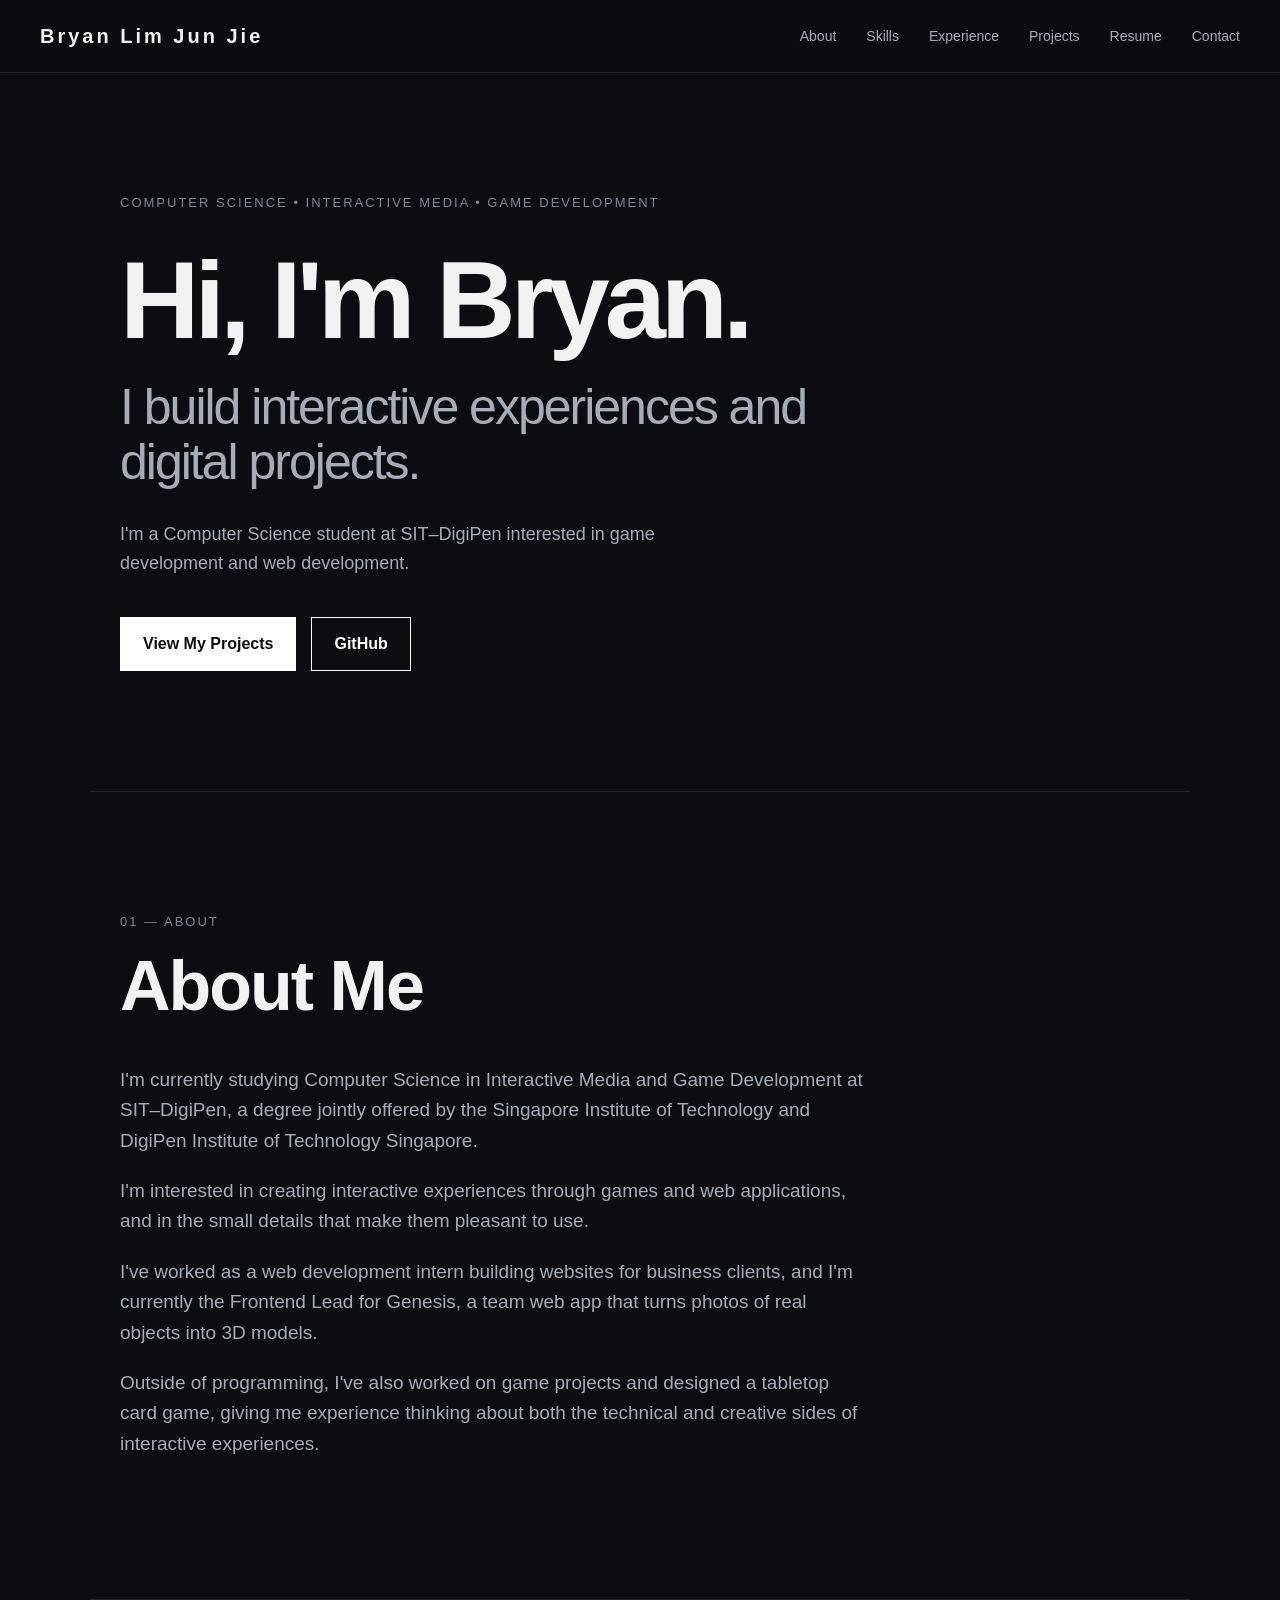
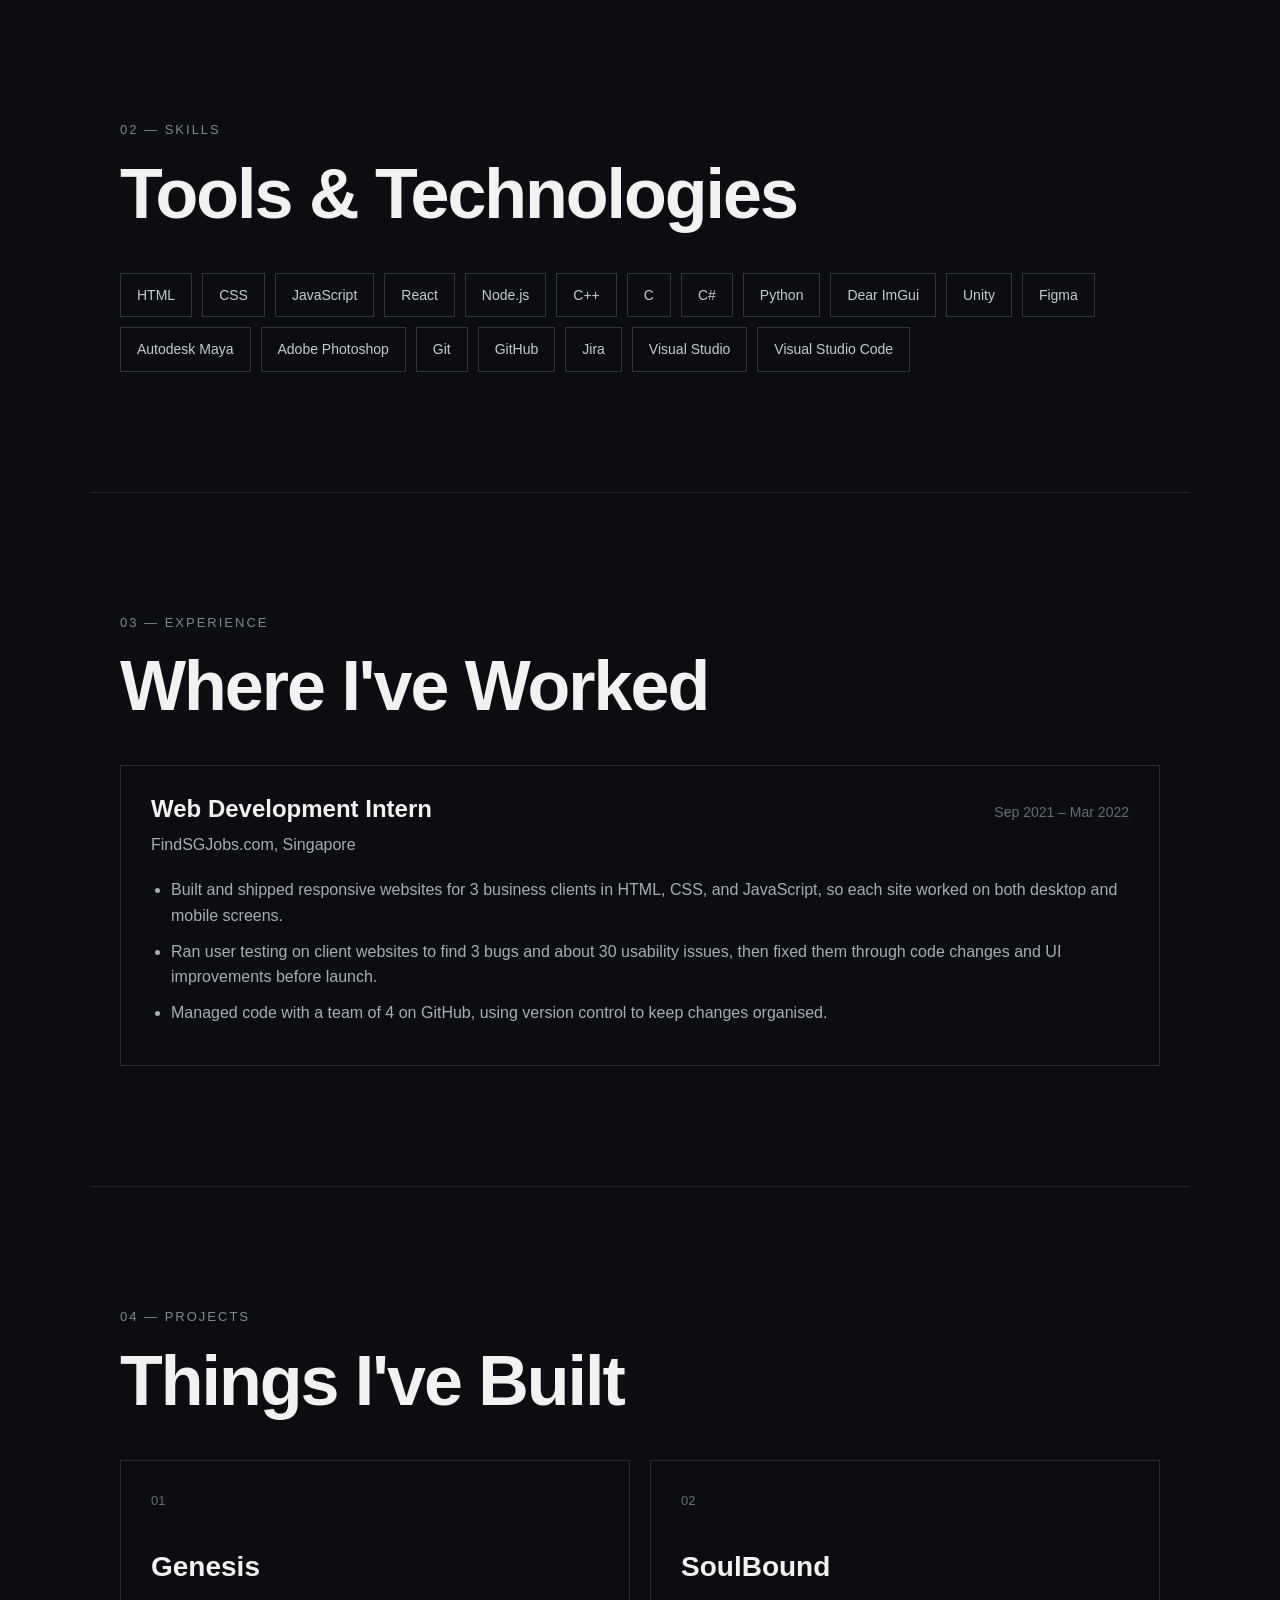
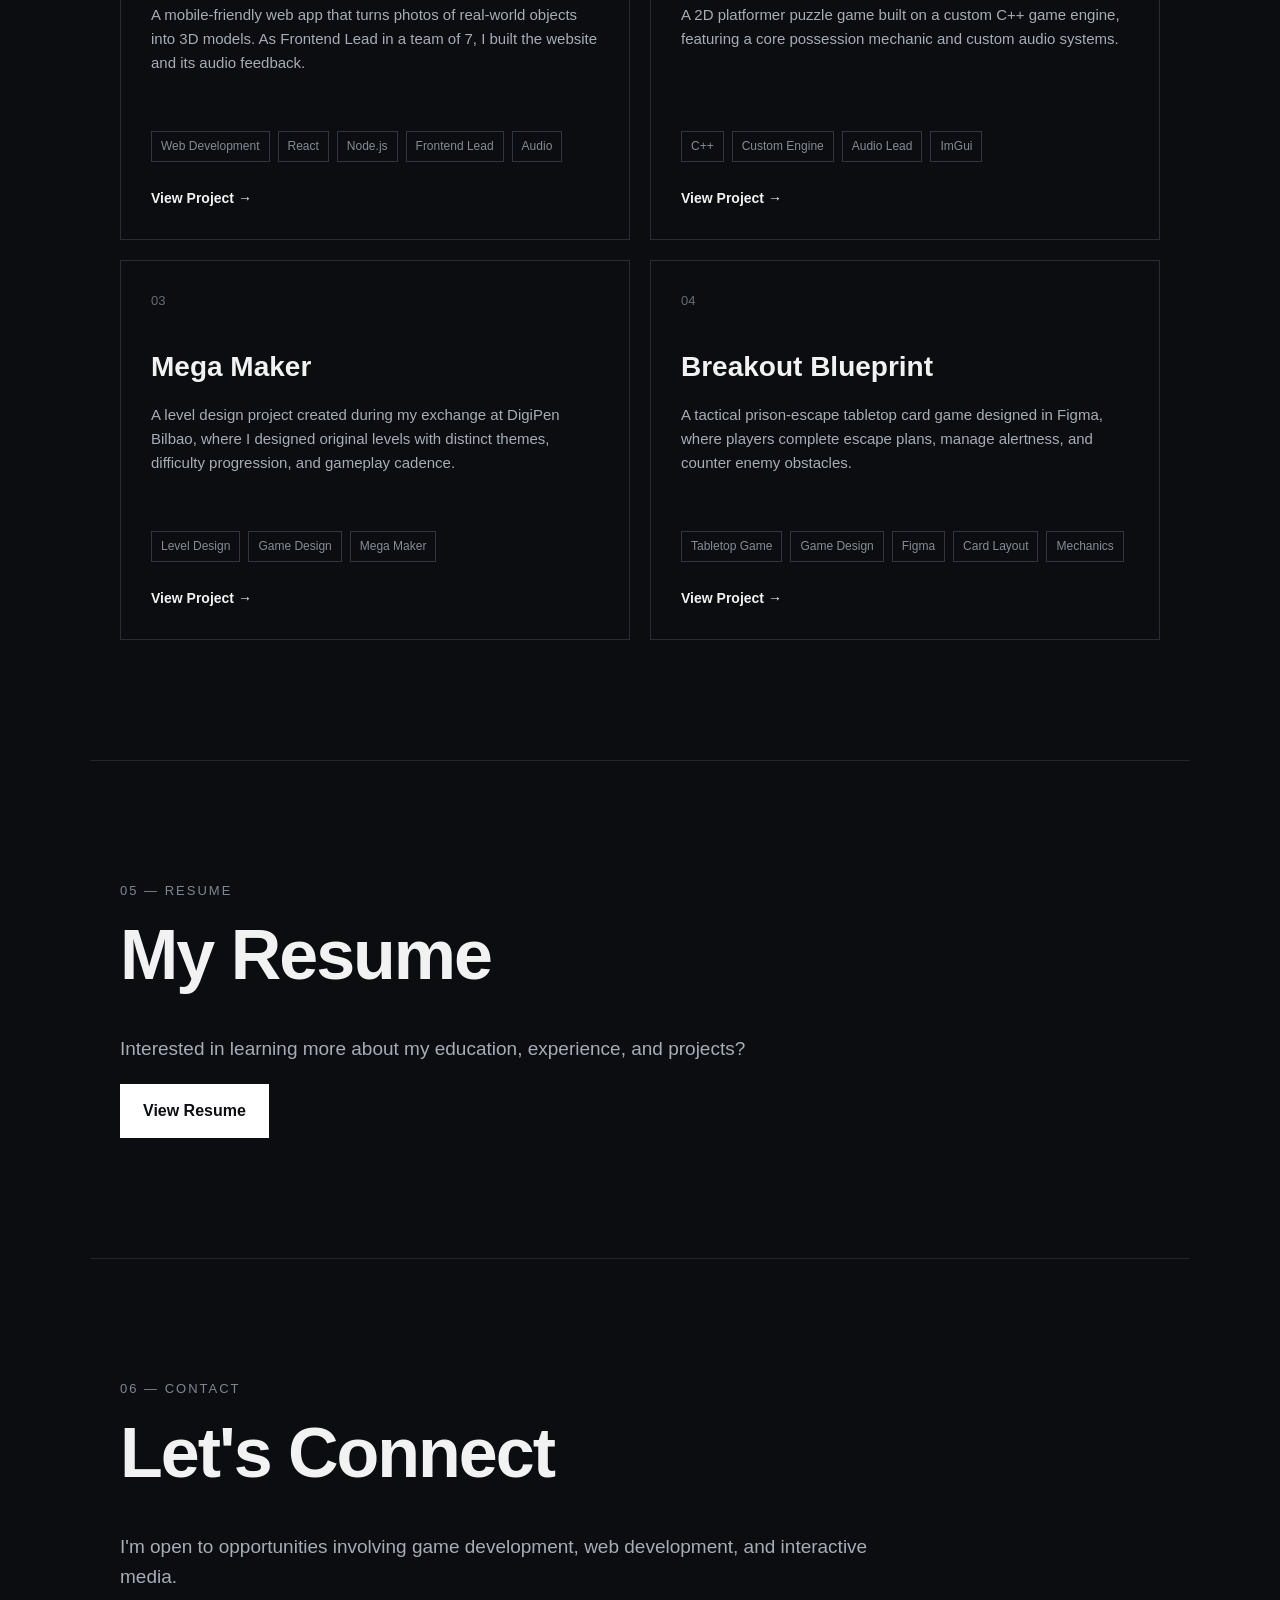
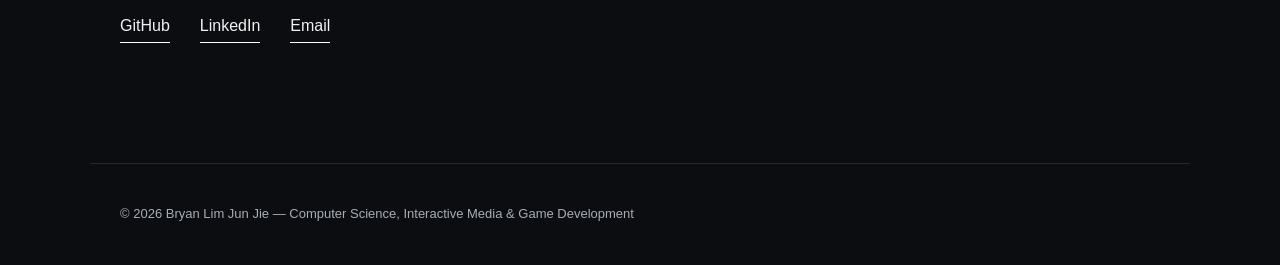
<file: index.html>
<!DOCTYPE html>
<html lang="en">

<head>
    <meta charset="UTF-8">
    <meta name="viewport" content="width=device-width, initial-scale=1.0">

    <title>Bryan | CS Student & Game Developer</title>

    <meta name="description" content="Portfolio of Bryan Lim Jun Jie, a Computer Science student in Interactive Media and Game Development. Web development, game engine tools, and game design projects.">

    <!-- Link preview when shared on LinkedIn and other sites -->
    <meta property="og:title" content="Bryan Lim Jun Jie | Portfolio">
    <meta property="og:description" content="Web development, game engine tools, and game design projects.">
    <meta property="og:url" content="https://bryanlim-dev.github.io/">
    <meta property="og:type" content="website">

    <link rel="stylesheet" href="style.css">
</head>

<body>

    <!-- Navigation -->
    <nav>
        <div class="logo">Bryan Lim Jun Jie</div>

        <div class="nav-links">
            <a href="#about">About</a>
            <a href="#skills">Skills</a>
            <a href="#experience">Experience</a>
            <a href="#projects">Projects</a>
            <a href="#resume">Resume</a>
            <a href="#contact">Contact</a>
        </div>
    </nav>


    <!-- Hero Section -->
    <section class="hero">

        <p class="eyebrow">COMPUTER SCIENCE • INTERACTIVE MEDIA • GAME DEVELOPMENT</p>

        <h1>
            Hi, I'm Bryan.
        </h1>

        <h2>
            I build interactive experiences and digital projects.
        </h2>

        <p class="hero-description">
            I'm a Computer Science student at SIT–DigiPen interested in
            game development and web development.
        </p>

        <div class="hero-buttons">
            <a href="#projects" class="button">View My Projects</a>
            <a href="https://github.com/bryanlim-dev" class="button secondary" target="_blank" rel="noopener noreferrer">
                GitHub
            </a>
        </div>

    </section>


    <!-- About -->
    <section id="about">

        <p class="section-label">01 — ABOUT</p>

        <h2>About Me</h2>

        <p>
            I'm currently studying Computer Science in Interactive Media
            and Game Development at SIT–DigiPen, a degree jointly offered
            by the Singapore Institute of Technology and DigiPen Institute
            of Technology Singapore.
        </p>

        <p>
            I'm interested in creating interactive experiences through
            games and web applications, and in the small details that
            make them pleasant to use.
        </p>

        <p>
            I've worked as a web development intern building websites
            for business clients, and I'm currently the Frontend Lead
            for Genesis, a team web app that turns photos of real
            objects into 3D models.
        </p>

        <p>
            Outside of programming, I've also worked on game projects
            and designed a tabletop card game, giving me experience
            thinking about both the technical and creative sides of
            interactive experiences.
        </p>

    </section>


    <!-- Skills -->
    <section id="skills">

        <p class="section-label">02 — SKILLS</p>

        <h2>Tools & Technologies</h2>

        <div class="skills-list">

            <span>HTML</span>
            <span>CSS</span>
            <span>JavaScript</span>
            <span>React</span>
            <span>Node.js</span>
            <span>C++</span>
            <span>C</span>
            <span>C#</span>
            <span>Python</span>
            <span>Dear ImGui</span>
            <span>Unity</span>
            <span>Figma</span>
            <span>Autodesk Maya</span>
            <span>Adobe Photoshop</span>
            <span>Git</span>
            <span>GitHub</span>
            <span>Jira</span>
            <span>Visual Studio</span>
            <span>Visual Studio Code</span>

        </div>

    </section>


    <!-- Experience -->
    <section id="experience">

        <p class="section-label">03 — EXPERIENCE</p>

        <h2>Where I've Worked</h2>

        <article class="experience-item">

            <div class="experience-header">
                <h3>Web Development Intern</h3>
                <p class="experience-date">Sep 2021 – Mar 2022</p>
            </div>

            <p class="experience-company">FindSGJobs.com, Singapore</p>

            <ul>
                <li>Built and shipped responsive websites for 3 business clients in HTML, CSS, and JavaScript, so each site worked on both desktop and mobile screens.</li>
                <li>Ran user testing on client websites to find 3 bugs and about 30 usability issues, then fixed them through code changes and UI improvements before launch.</li>
                <li>Managed code with a team of 4 on GitHub, using version control to keep changes organised.</li>
            </ul>

        </article>

    </section>


    <!-- Projects -->
    <section id="projects">

        <p class="section-label">04 — PROJECTS</p>

        <h2>Things I've Built</h2>

        <div class="projects">

            <!-- Project 1: Genesis -->
            <article class="project-card">

                <p class="project-number">01</p>

                <h3>Genesis</h3>

                <p>
                    A mobile-friendly web app that turns photos of real-world objects into 3D models. As Frontend Lead in a team of 7, I built the website and its audio feedback.
                </p>

                <div class="project-tags">
                    <span>Web Development</span>
                    <span>React</span>
                    <span>Node.js</span>
                    <span>Frontend Lead</span>
                    <span>Audio</span>
                </div>

                <a href="projects/genesis.html" class="project-link">
                    View Project →
                </a>

            </article>


            <!-- Project 2: SoulBound -->
            <article class="project-card">

                <p class="project-number">02</p>

                <h3>SoulBound</h3>

                <p>
                    A 2D platformer puzzle game built on a custom C++ game engine, featuring a core possession mechanic and custom audio systems.
                </p>

                <div class="project-tags">
                    <span>C++</span>
                    <span>Custom Engine</span>
                    <span>Audio Lead</span>
                    <span>ImGui</span>
                </div>

                <a href="projects/soulbound.html" class="project-link">
                    View Project →
                </a>

            </article>


            <!-- Project 3: Mega Maker -->
            <article class="project-card">

                <p class="project-number">03</p>

                <h3>Mega Maker</h3>

                <p>
                    A level design project created during my exchange at
                    DigiPen Bilbao, where I designed original levels with
                    distinct themes, difficulty progression, and gameplay cadence.
                </p>

                <div class="project-tags">
                    <span>Level Design</span>
                    <span>Game Design</span>
                    <span>Mega Maker</span>
                </div>

                <a href="projects/mega-maker.html" class="project-link">
                    View Project →
                </a>

            </article>


            <!-- Project 4: Tabletop Card Game -->
            <article class="project-card">

                <p class="project-number">04</p>

                <h3>Breakout Blueprint</h3>

                <p>
                    A tactical prison-escape tabletop card game designed in Figma, where players complete escape plans, manage alertness, and counter enemy obstacles.
                </p>

                <div class="project-tags">
                    <span>Tabletop Game</span>
                    <span>Game Design</span>
                    <span>Figma</span>
                    <span>Card Layout</span>
                    <span>Mechanics</span>
                </div>

                <a href="projects/breakout-blueprint.html" class="project-link">
                    View Project →
                </a>

            </article>


        </div>

    </section>


    <!-- Resume -->
    <section id="resume">

        <p class="section-label">05 — RESUME</p>

        <h2>My Resume</h2>

        <p>
            Interested in learning more about my education,
            experience, and projects?
        </p>

        <a href="resume/BryanLimJunJie-Resume.pdf" class="button" target="_blank" rel="noopener noreferrer">
            View Resume
        </a>

    </section>


    <!-- Contact -->
    <section id="contact">

        <p class="section-label">06 — CONTACT</p>

        <h2>Let's Connect</h2>

        <p>
            I'm open to opportunities involving game development,
            web development, and interactive media.
        </p>

        <div class="contact-links">

            <a href="https://github.com/bryanlim-dev" target="_blank" rel="noopener noreferrer">
                GitHub
            </a>

            <a href="https://www.linkedin.com/in/bryanlim3/" target="_blank" rel="noopener noreferrer">
                LinkedIn
            </a>

            <a href="mailto:limbryanjj@gmail.com">
                Email
            </a>

        </div>

    </section>


    <footer>
        <p>
            © 2026 Bryan Lim Jun Jie — Computer Science, Interactive Media & Game Development
        </p>
    </footer>

</body>
</html>
</file>
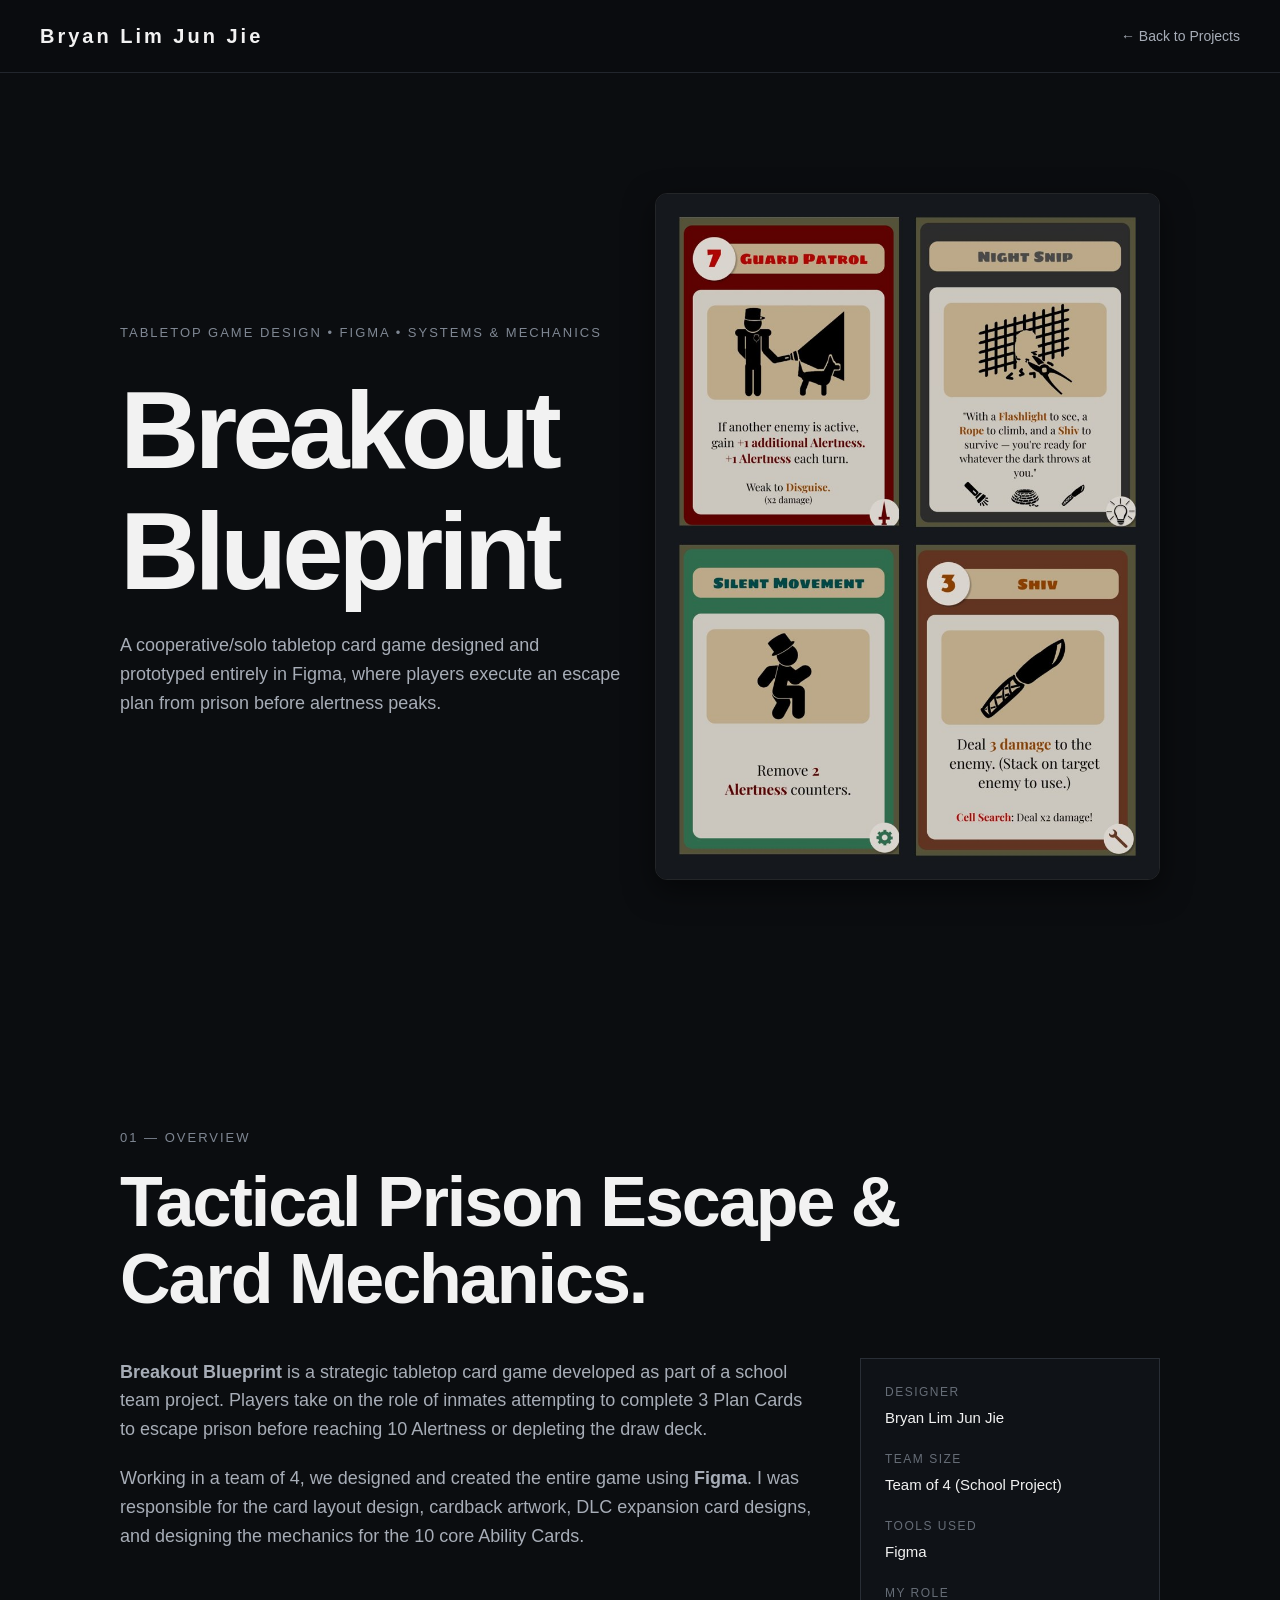
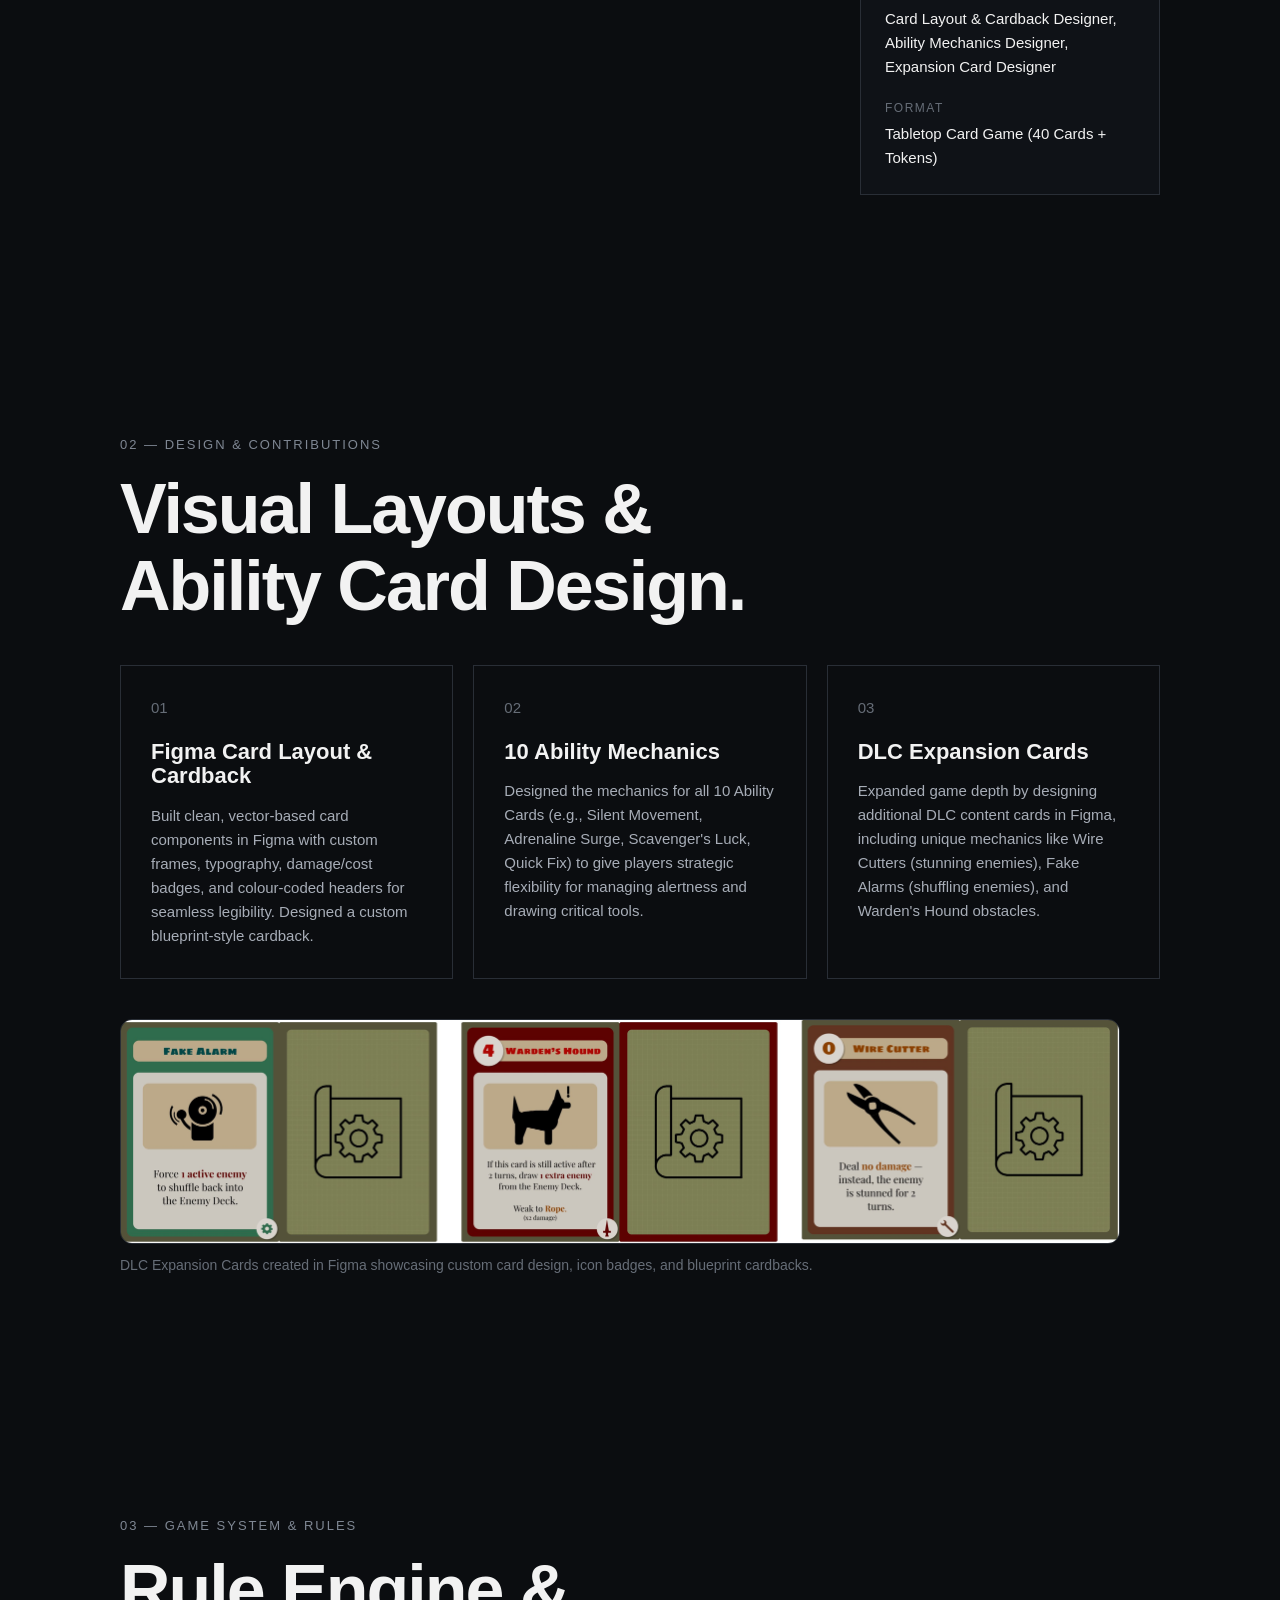
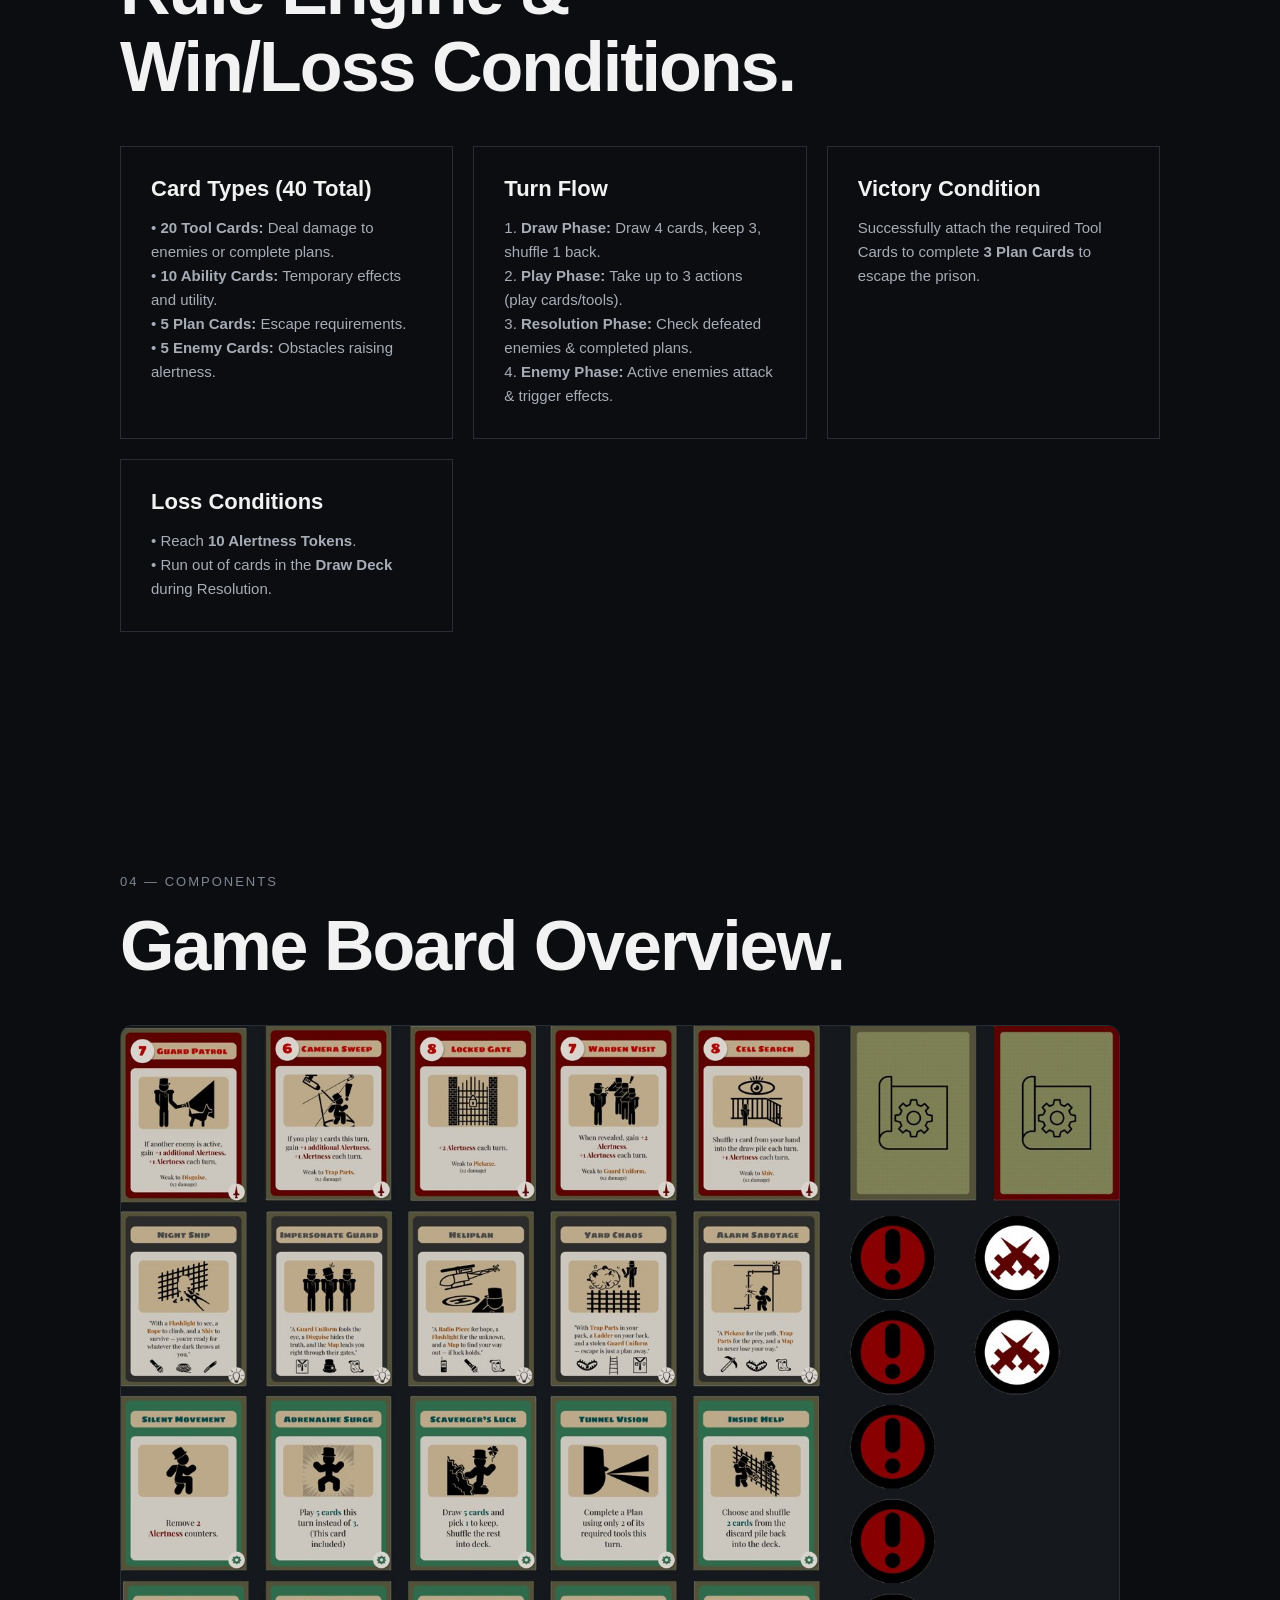
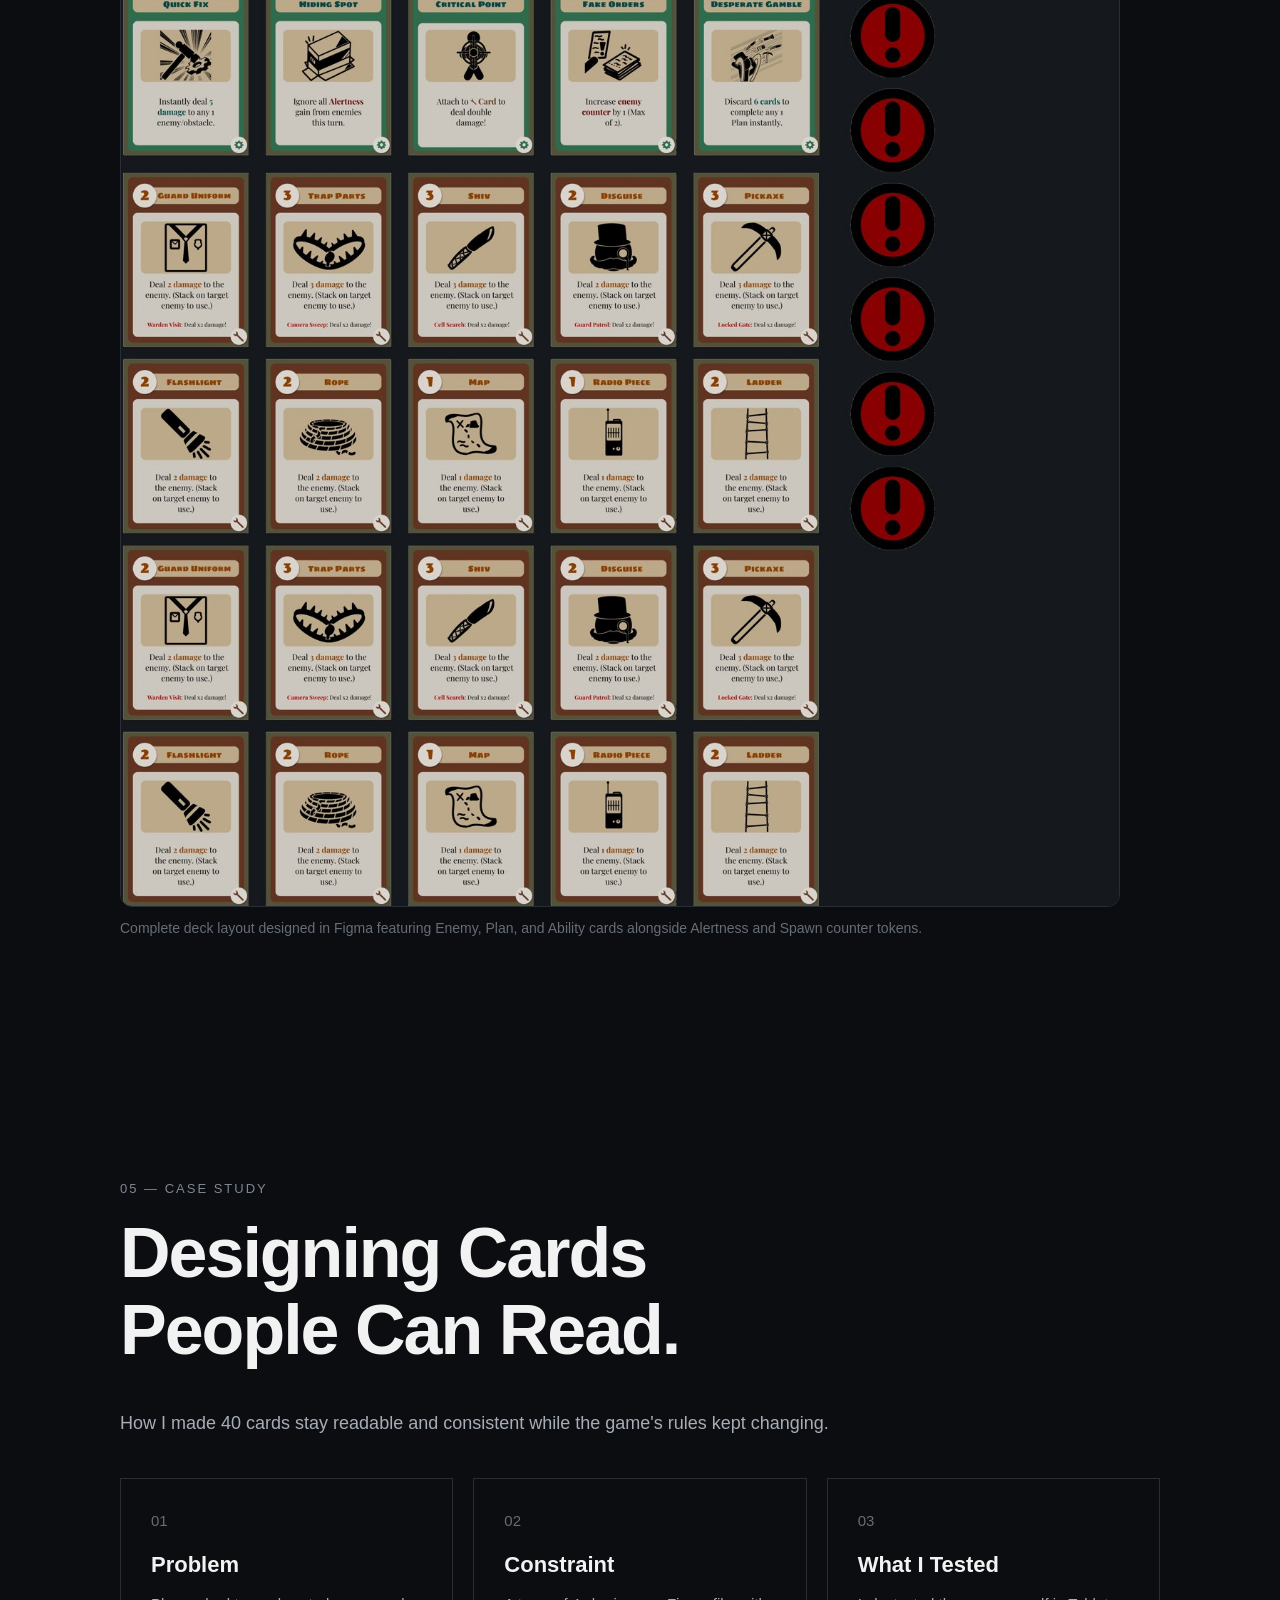
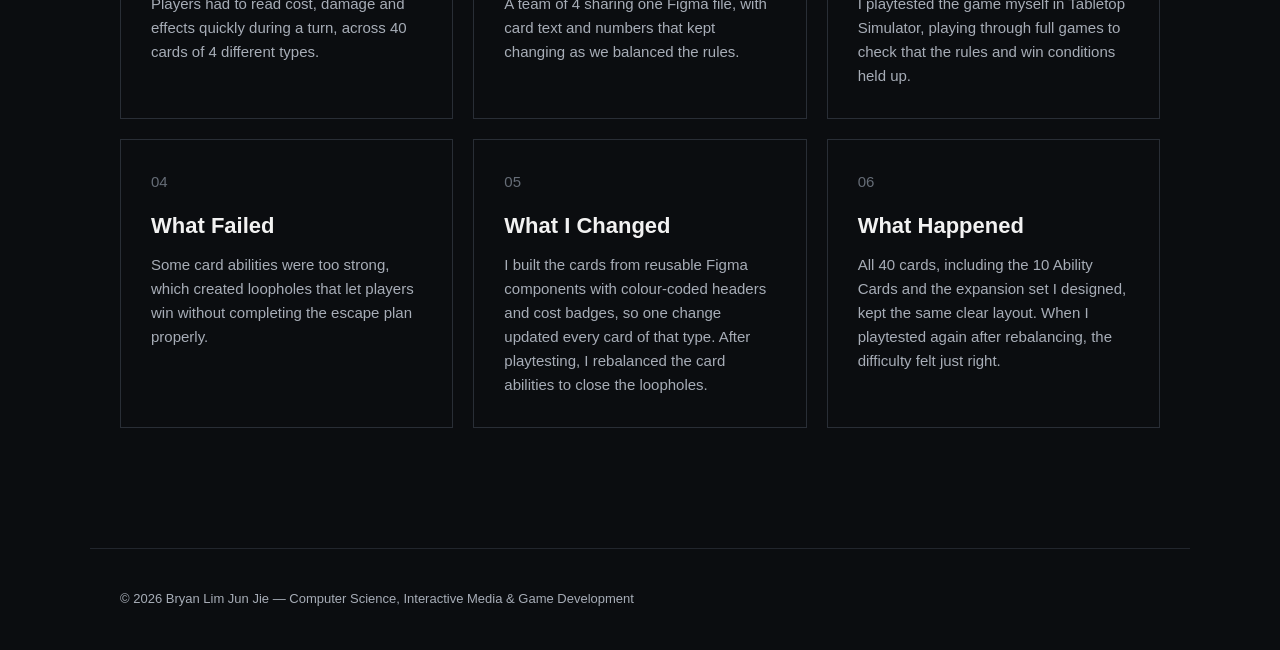
<file: projects/breakout-blueprint.html>
<!DOCTYPE html>
<html lang="en">

<head>
    <meta charset="UTF-8">
    <meta name="viewport" content="width=device-width, initial-scale=1.0">

    <title>Breakout Blueprint | Bryan Lim</title>

    <link rel="stylesheet" href="../style.css">
    <style>
        .hero-container {
            display: grid;
            grid-template-columns: 1fr 1fr;
            gap: 30px;
            align-items: center;
            margin-bottom: 50px;
        }

        .hero-cover-img {
            width: 100%;
            height: auto;
            border-radius: 12px;
            border: 1px solid rgba(255, 255, 255, 0.1);
            box-shadow: 0 10px 30px rgba(0, 0, 0, 0.5);
            object-fit: cover;
        }

        .showcase-img {
            width: 100%;
            height: auto;
            border-radius: 12px;
            border: 1px solid rgba(255, 255, 255, 0.1);
            margin-top: 20px;
        }

        @media (max-width: 768px) {
            .hero-container {
                grid-template-columns: 1fr;
            }
        }
    </style>
</head>

<body>

    <!-- Navigation -->
    <nav>
        <a href="../index.html" class="logo">
            Bryan Lim Jun Jie
        </a>

        <a href="../index.html#projects" class="back-link">
            ← Back to Projects
        </a>
    </nav>


    <!-- Hero Header -->
    <header class="hero hero-container">

        <div class="hero-text">
            <p class="eyebrow">
                TABLETOP GAME DESIGN • FIGMA • SYSTEMS & MECHANICS
            </p>

            <h1>
                Breakout Blueprint
            </h1>

            <p class="hero-description">
                A cooperative/solo tabletop card game designed and prototyped entirely in Figma, where players execute an escape plan from prison before alertness peaks.
            </p>
        </div>

        <div class="hero-media">
            <img src="../images/breakout-cover.jpg" alt="Breakout Blueprint Card Set Overview" class="hero-cover-img">
        </div>

    </header>


    <!-- Overview -->
    <section>

        <p class="section-label">
            01 — OVERVIEW
        </p>

        <h2>
            Tactical Prison Escape &<br>
            Card Mechanics.
        </h2>

        <div class="project-info">

            <div class="project-description">

                <p>
                    <strong>Breakout Blueprint</strong> is a strategic tabletop card game developed as part of a school team project. Players take on the role of inmates attempting to complete 3 Plan Cards to escape prison before reaching 10 Alertness or depleting the draw deck.
                </p>

                <p>
                    Working in a team of 4, we designed and created the entire game using <strong>Figma</strong>. I was responsible for the card layout design, cardback artwork, DLC expansion card designs, and designing the mechanics for the 10 core Ability Cards.
                </p>

            </div>

            <div class="project-details">

                <div class="detail">
                    <p class="detail-title">Designer</p>
                    <p class="detail-value">Bryan Lim Jun Jie</p>
                </div>

                <div class="detail">
                    <p class="detail-title">Team Size</p>
                    <p class="detail-value">Team of 4 (School Project)</p>
                </div>

                <div class="detail">
                    <p class="detail-title">Tools Used</p>
                    <p class="detail-value">Figma</p>
                </div>

                <div class="detail">
                    <p class="detail-title">My Role</p>
                    <p class="detail-value">Card Layout & Cardback Designer, Ability Mechanics Designer, Expansion Card Designer</p>
                </div>

                <div class="detail">
                    <p class="detail-title">Format</p>
                    <p class="detail-value">Tabletop Card Game (40 Cards + Tokens)</p>
                </div>

            </div>

        </div>

    </section>


    <!-- Design & Contributions -->
    <section>

        <p class="section-label">
            02 — DESIGN & CONTRIBUTIONS
        </p>

        <h2>
            Visual Layouts &<br>
            Ability Card Design.
        </h2>

        <div class="process-grid">

            <article class="process-card">
                <p class="process-number">01</p>
                <h3>Figma Card Layout & Cardback</h3>
                <p>
                    Built clean, vector-based card components in Figma with custom frames, typography, damage/cost badges, and colour-coded headers for seamless legibility. Designed a custom blueprint-style cardback.
                </p>
            </article>

            <article class="process-card">
                <p class="process-number">02</p>
                <h3>10 Ability Mechanics</h3>
                <p>
                    Designed the mechanics for all 10 Ability Cards (e.g., Silent Movement, Adrenaline Surge, Scavenger's Luck, Quick Fix) to give players strategic flexibility for managing alertness and drawing critical tools.
                </p>
            </article>

            <article class="process-card">
                <p class="process-number">03</p>
                <h3>DLC Expansion Cards</h3>
                <p>
                    Expanded game depth by designing additional DLC content cards in Figma, including unique mechanics like Wire Cutters (stunning enemies), Fake Alarms (shuffling enemies), and Warden's Hound obstacles.
                </p>
            </article>

        </div>

        <div class="design-image">
            <img src="../images/breakout-dlc-cards.png" alt="Breakout Blueprint DLC Expansion Cards Preview" class="showcase-img">
            <p class="caption">DLC Expansion Cards created in Figma showcasing custom card design, icon badges, and blueprint cardbacks.</p>
        </div>

    </section>


    <!-- Game Rules & Structure -->
    <section>

        <p class="section-label">
            03 — GAME SYSTEM & RULES
        </p>

        <h2>
            Rule Engine &<br>
            Win/Loss Conditions.
        </h2>

        <div class="process-grid">

            <article class="process-card">
                <h3>Card Types (40 Total)</h3>
                <p>
                    • <strong>20 Tool Cards:</strong> Deal damage to enemies or complete plans.<br>
                    • <strong>10 Ability Cards:</strong> Temporary effects and utility.<br>
                    • <strong>5 Plan Cards:</strong> Escape requirements.<br>
                    • <strong>5 Enemy Cards:</strong> Obstacles raising alertness.
                </p>
            </article>

            <article class="process-card">
                <h3>Turn Flow</h3>
                <p>
                    1. <strong>Draw Phase:</strong> Draw 4 cards, keep 3, shuffle 1 back.<br>
                    2. <strong>Play Phase:</strong> Take up to 3 actions (play cards/tools).<br>
                    3. <strong>Resolution Phase:</strong> Check defeated enemies & completed plans.<br>
                    4. <strong>Enemy Phase:</strong> Active enemies attack & trigger effects.
                </p>
            </article>

            <article class="process-card">
                <h3>Victory Condition</h3>
                <p>
                    Successfully attach the required Tool Cards to complete <strong>3 Plan Cards</strong> to escape the prison.
                </p>
            </article>

            <article class="process-card">
                <h3>Loss Conditions</h3>
                <p>
                    • Reach <strong>10 Alertness Tokens</strong>.<br>
                    • Run out of cards in the <strong>Draw Deck</strong> during Resolution.
                </p>
            </article>

        </div>

    </section>


    <!-- Gameplay Components -->
    <section>

        <p class="section-label">
            04 — COMPONENTS
        </p>

        <h2>
            Game Board Overview.
        </h2>

        <div class="design-image">
            <img src="../images/breakout-components.jpg" alt="Full Game Components Layout" class="showcase-img">
            <p class="caption">Complete deck layout designed in Figma featuring Enemy, Plan, and Ability cards alongside Alertness and Spawn counter tokens.</p>
        </div>

    </section>


    <!-- Case Study -->
    <section>

        <p class="section-label">
            05 — CASE STUDY
        </p>

        <h2>
            Designing Cards<br>
            People Can Read.
        </h2>

        <p style="max-width: 750px; font-size: 18px; margin-bottom: 30px;">
            How I made 40 cards stay readable and consistent while the game's rules kept changing.
        </p>

        <div class="process-grid">

            <article class="process-card">
                <p class="process-number">01</p>
                <h3>Problem</h3>
                <p>
                    Players had to read cost, damage and effects quickly during a turn, across 40 cards of 4 different types.
                </p>
            </article>

            <article class="process-card">
                <p class="process-number">02</p>
                <h3>Constraint</h3>
                <p>
                    A team of 4 sharing one Figma file, with card text and numbers that kept changing as we balanced the rules.
                </p>
            </article>

            <article class="process-card">
                <p class="process-number">03</p>
                <h3>What I Tested</h3>
                <p>
                    I playtested the game myself in Tabletop Simulator, playing through full games to check that the rules and win conditions held up.
                </p>
            </article>

            <article class="process-card">
                <p class="process-number">04</p>
                <h3>What Failed</h3>
                <p>
                    Some card abilities were too strong, which created loopholes that let players win without completing the escape plan properly.
                </p>
            </article>

            <article class="process-card">
                <p class="process-number">05</p>
                <h3>What I Changed</h3>
                <p>
                    I built the cards from reusable Figma components with colour-coded headers and cost badges, so one change updated every card of that type. After playtesting, I rebalanced the card abilities to close the loopholes.
                </p>
            </article>

            <article class="process-card">
                <p class="process-number">06</p>
                <h3>What Happened</h3>
                <p>
                    All 40 cards, including the 10 Ability Cards and the expansion set I designed, kept the same clear layout. When I playtested again after rebalancing, the difficulty felt just right.
                </p>
            </article>

        </div>

    </section>


    <!-- Footer -->
    <footer>
        <p>
            © 2026 Bryan Lim Jun Jie — Computer Science, Interactive Media & Game Development
        </p>
    </footer>

</body>

</html>
</file>
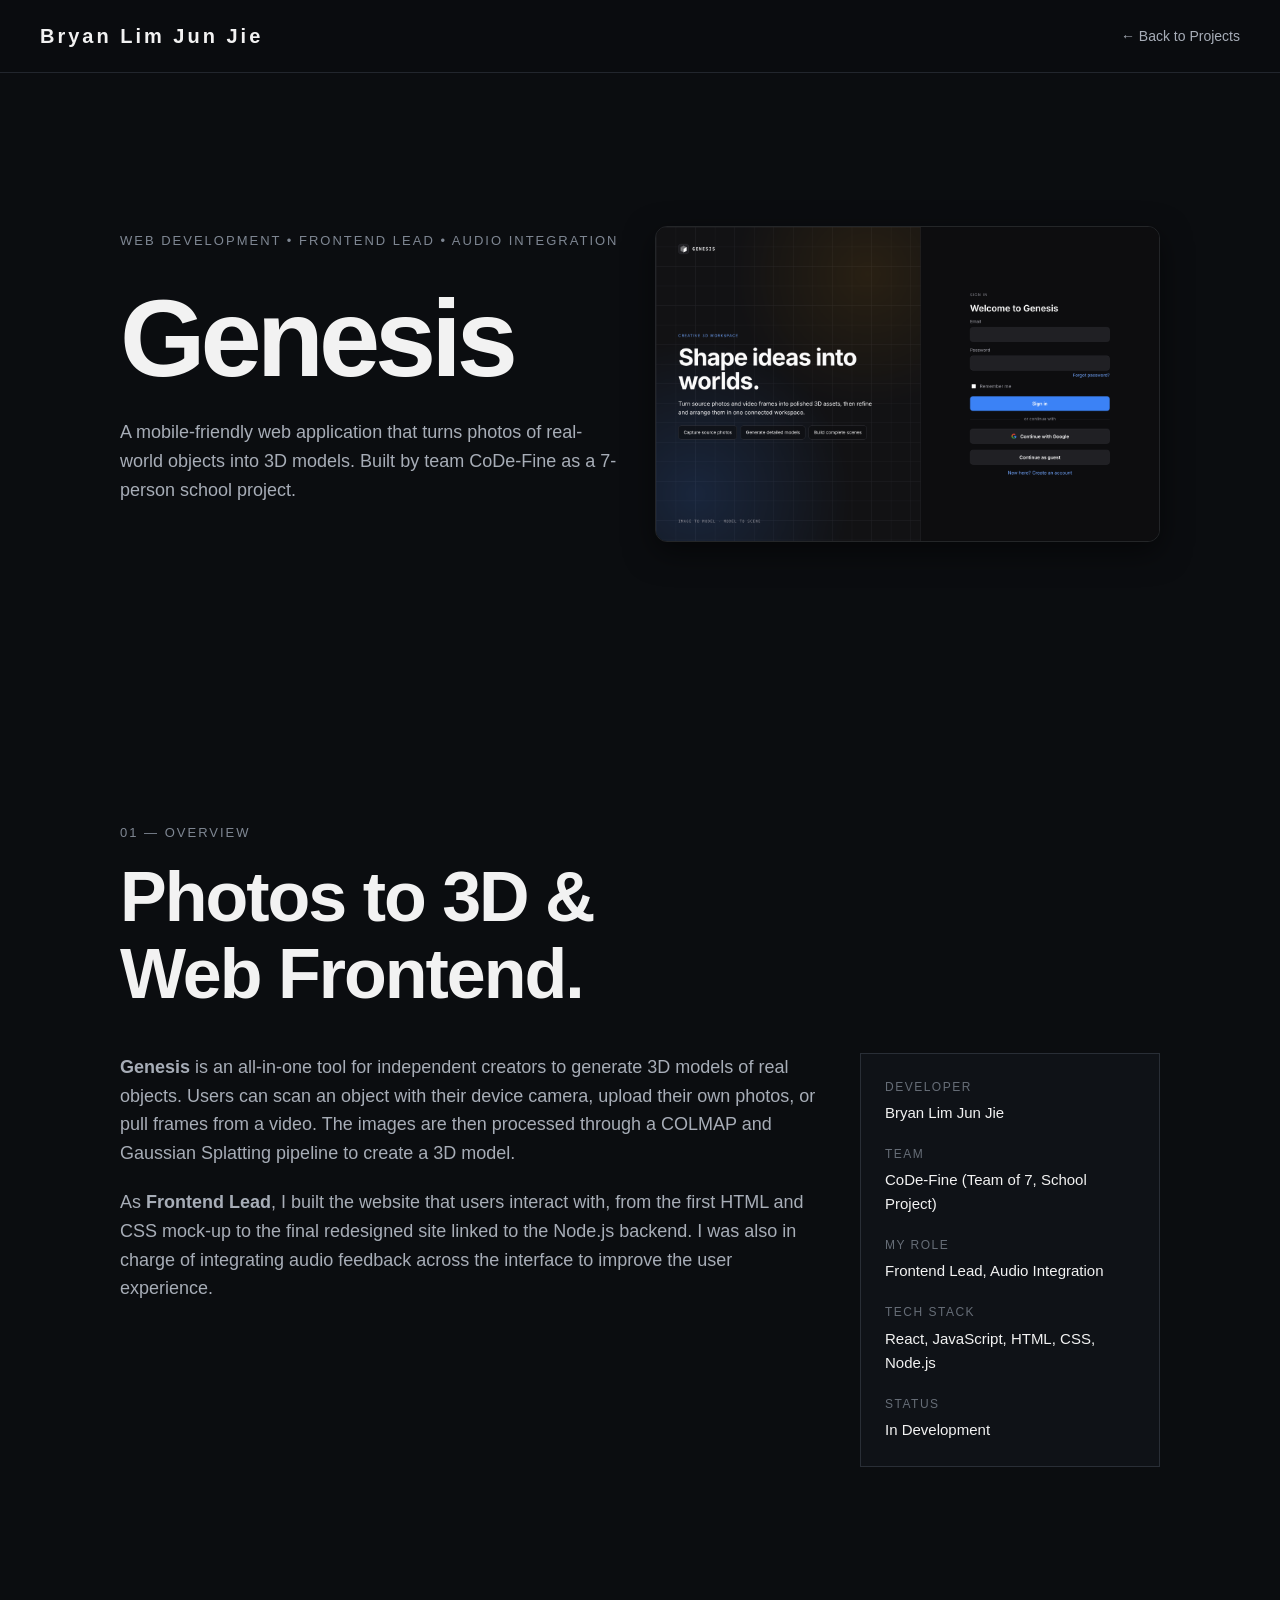
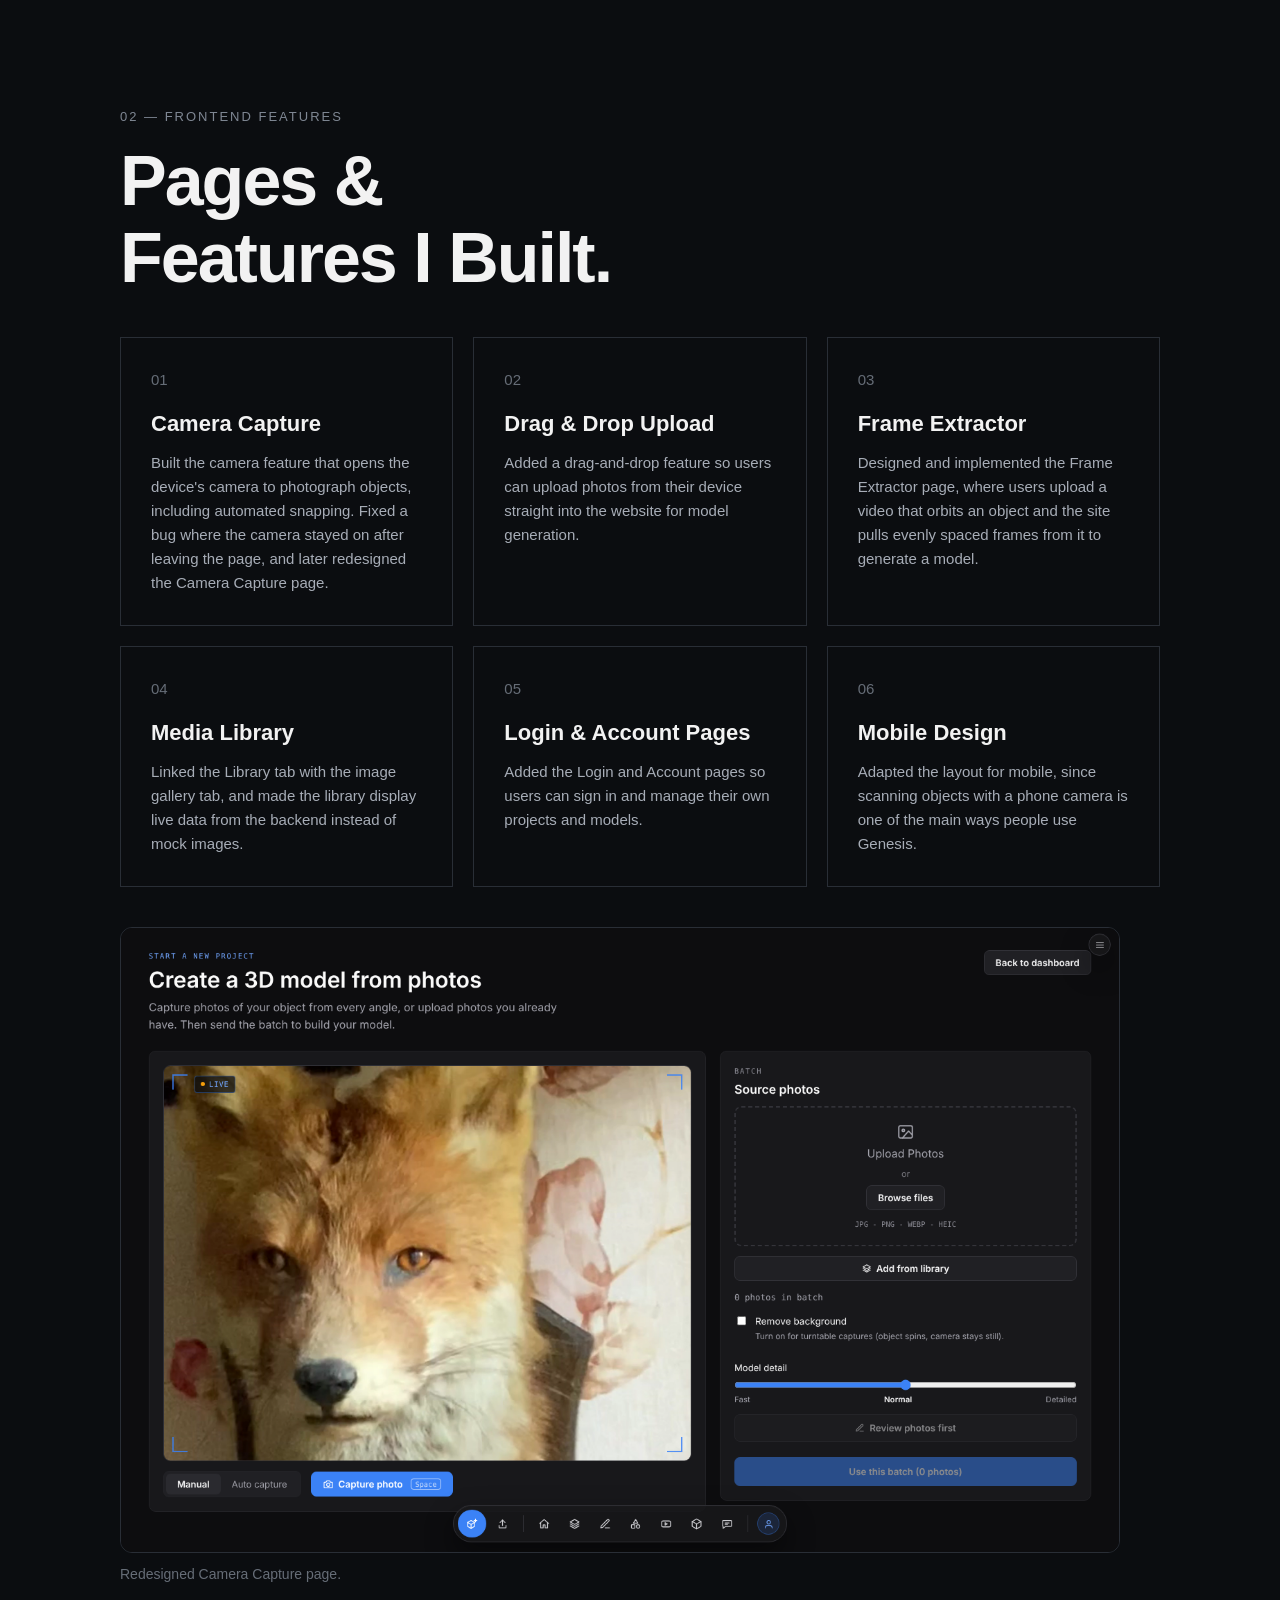
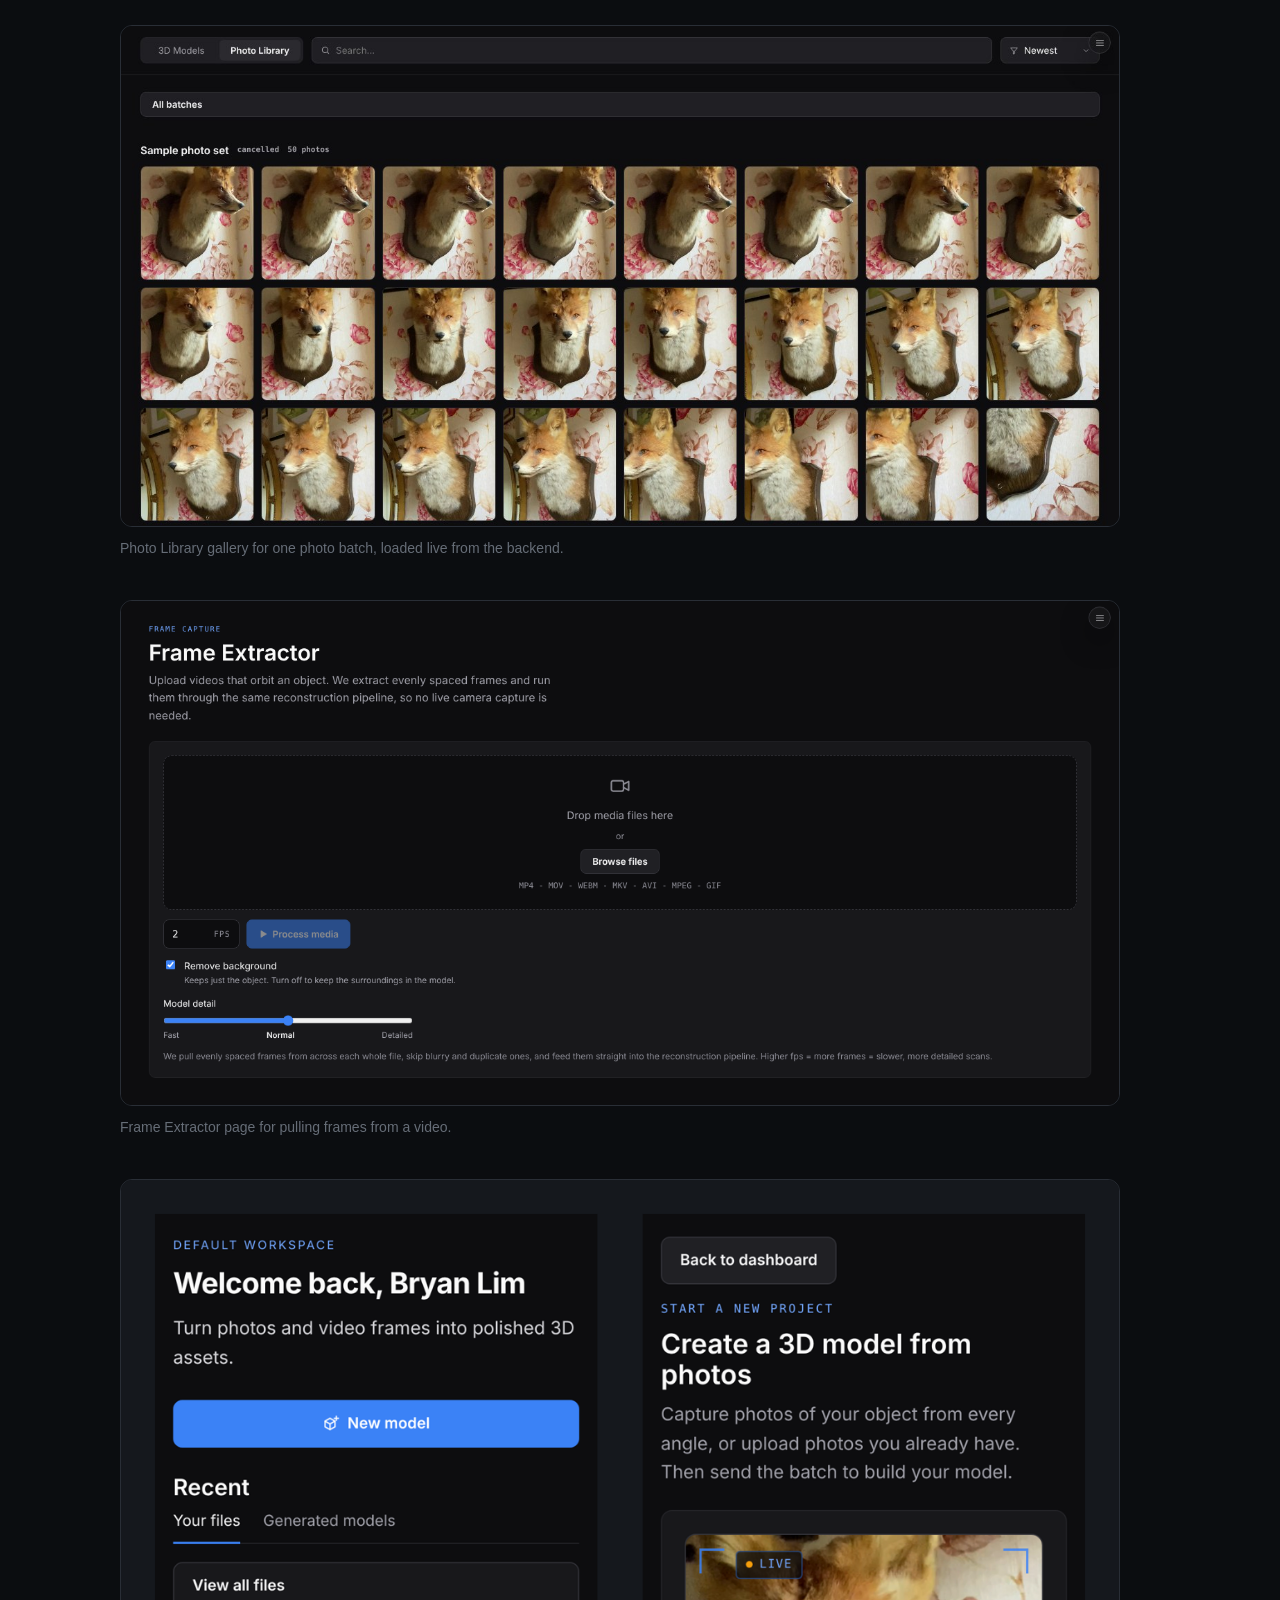
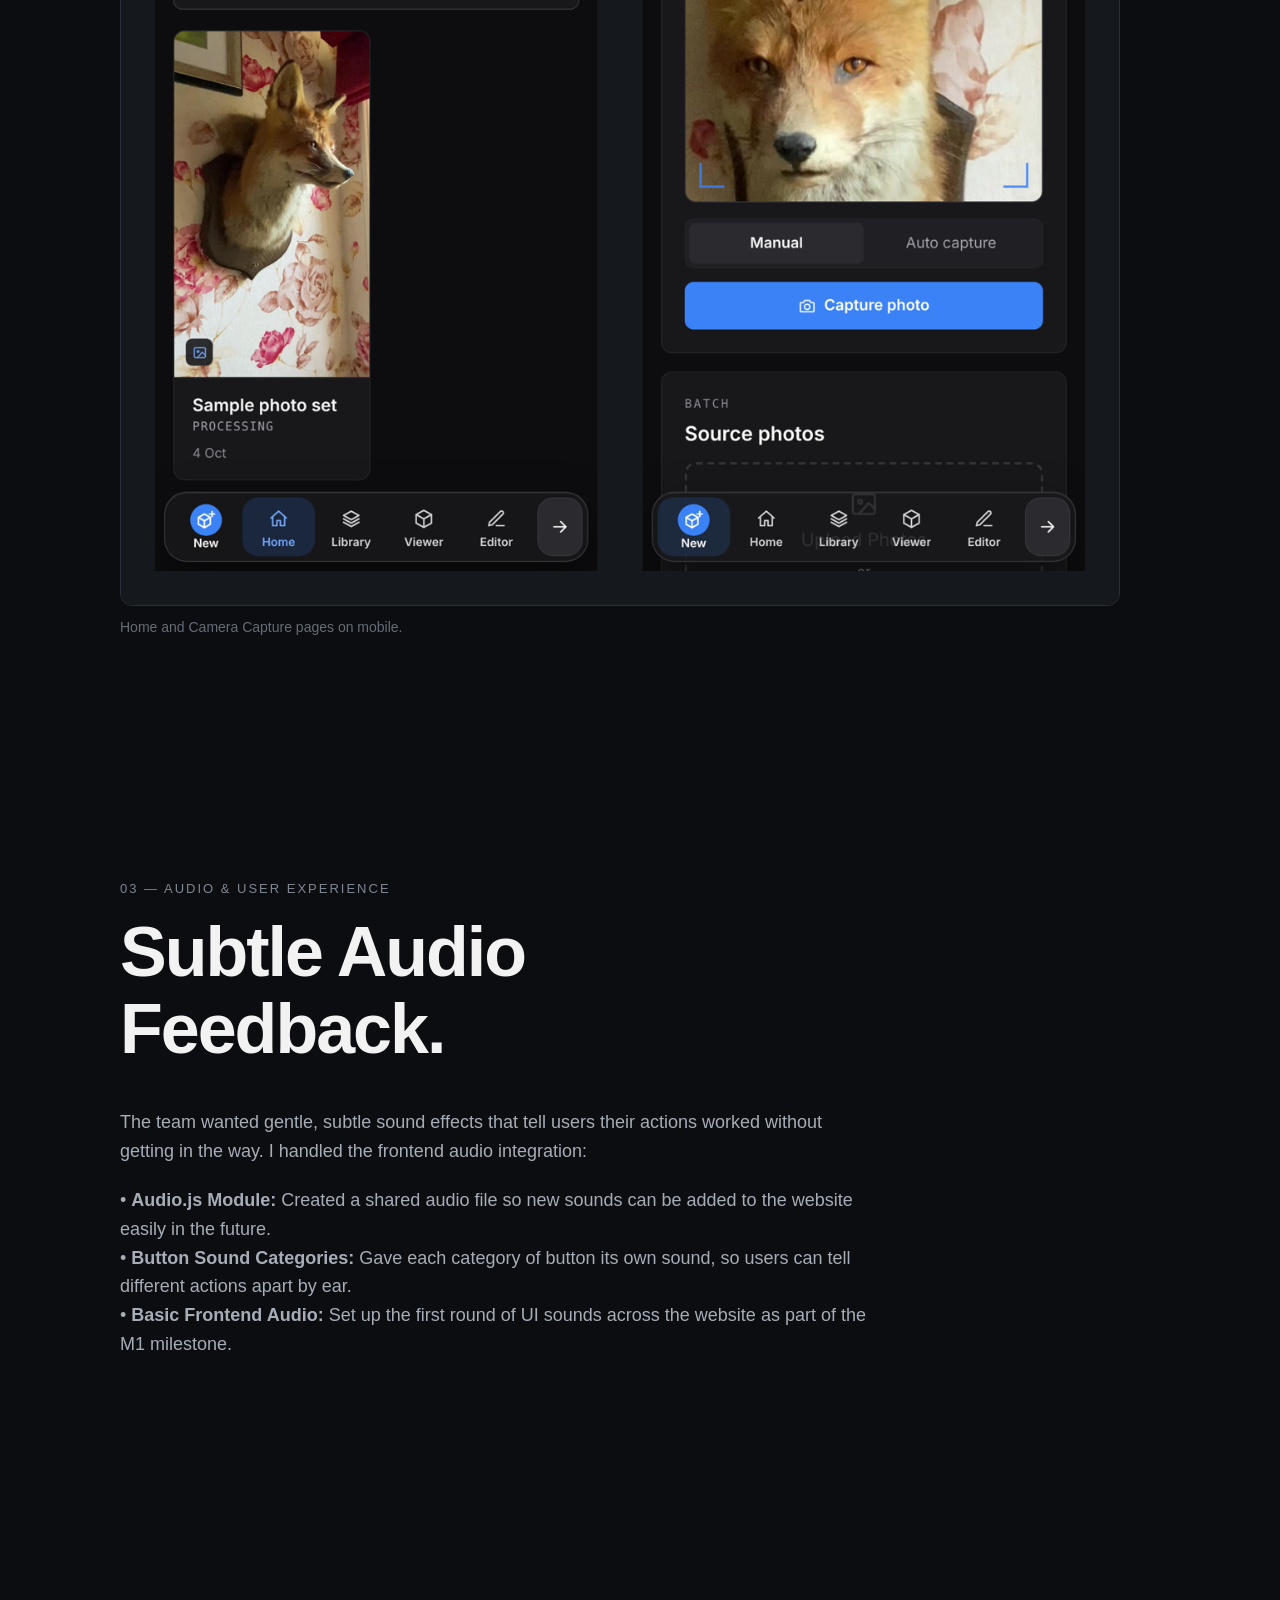
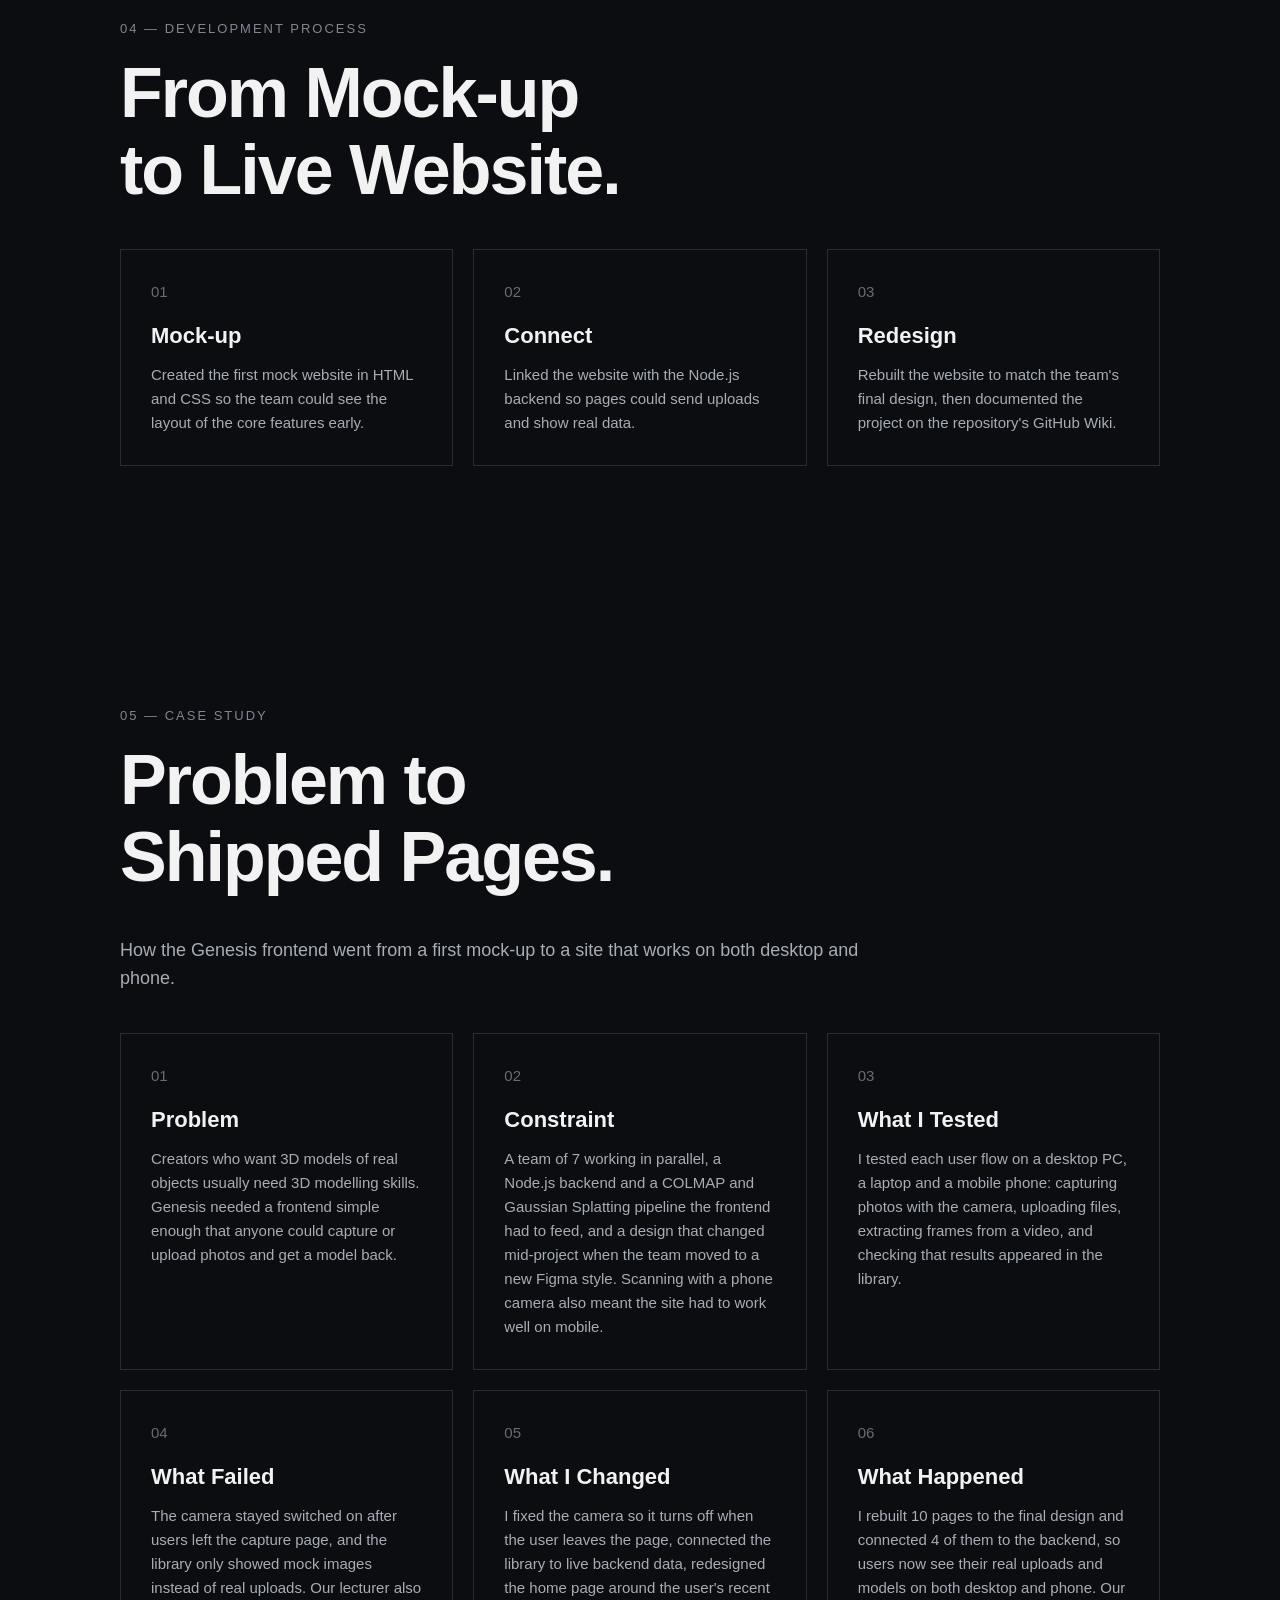
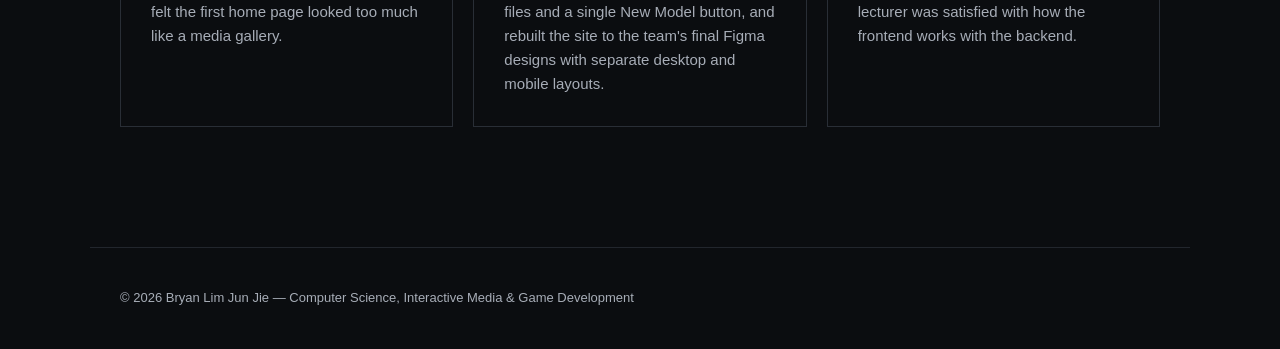
<file: projects/genesis.html>
<!DOCTYPE html>
<html lang="en">

<head>
    <meta charset="UTF-8">
    <meta name="viewport" content="width=device-width, initial-scale=1.0">

    <title>Genesis | Bryan Lim</title>

    <link rel="stylesheet" href="../style.css">
    <style>
        .hero-container {
            display: grid;
            grid-template-columns: 1fr 1fr;
            gap: 30px;
            align-items: center;
            margin-bottom: 50px;
        }

        .hero-cover-img {
            width: 100%;
            height: auto;
            border-radius: 12px;
            border: 1px solid rgba(255, 255, 255, 0.1);
            box-shadow: 0 10px 30px rgba(0, 0, 0, 0.5);
            object-fit: cover;
        }

        .showcase-img {
            width: 100%;
            height: auto;
            border-radius: 12px;
            border: 1px solid rgba(255, 255, 255, 0.1);
            margin-top: 20px;
        }

        @media (max-width: 768px) {
            .hero-container {
                grid-template-columns: 1fr;
            }
        }
    </style>
</head>

<body>

    <!-- Navigation -->
    <nav>
        <a href="../index.html" class="logo">
            Bryan Lim Jun Jie
        </a>

        <a href="../index.html#projects" class="back-link">
            ← Back to Projects
        </a>
    </nav>


    <!-- Hero Header -->
    <header class="hero hero-container">

        <div class="hero-text">
            <p class="eyebrow">
                WEB DEVELOPMENT • FRONTEND LEAD • AUDIO INTEGRATION
            </p>

            <h1>
                Genesis
            </h1>

            <p class="hero-description">
                A mobile-friendly web application that turns photos of real-world objects into 3D models. Built by team CoDe-Fine as a 7-person school project.
            </p>
        </div>

        <div class="hero-media">
            <img src="../images/genesis-cover.png" alt="Genesis sign-in page" class="hero-cover-img">
        </div>

    </header>


    <!-- Overview -->
    <section>

        <p class="section-label">
            01 — OVERVIEW
        </p>

        <h2>
            Photos to 3D &<br>
            Web Frontend.
        </h2>

        <div class="project-info">

            <div class="project-description">

                <p>
                    <strong>Genesis</strong> is an all-in-one tool for independent creators to generate 3D models of real objects. Users can scan an object with their device camera, upload their own photos, or pull frames from a video. The images are then processed through a COLMAP and Gaussian Splatting pipeline to create a 3D model.
                </p>

                <p>
                    As <strong>Frontend Lead</strong>, I built the website that users interact with, from the first HTML and CSS mock-up to the final redesigned site linked to the Node.js backend. I was also in charge of integrating audio feedback across the interface to improve the user experience.
                </p>

            </div>

            <div class="project-details">

                <div class="detail">
                    <p class="detail-title">Developer</p>
                    <p class="detail-value">Bryan Lim Jun Jie</p>
                </div>

                <div class="detail">
                    <p class="detail-title">Team</p>
                    <p class="detail-value">CoDe-Fine (Team of 7, School Project)</p>
                </div>

                <div class="detail">
                    <p class="detail-title">My Role</p>
                    <p class="detail-value">Frontend Lead, Audio Integration</p>
                </div>

                <div class="detail">
                    <p class="detail-title">Tech Stack</p>
                    <p class="detail-value">React, JavaScript, HTML, CSS, Node.js</p>
                </div>

                <div class="detail">
                    <p class="detail-title">Status</p>
                    <p class="detail-value">In Development</p>
                </div>

            </div>

        </div>

    </section>


    <!-- Frontend Features -->
    <section>

        <p class="section-label">
            02 — FRONTEND FEATURES
        </p>

        <h2>
            Pages &<br>
            Features I Built.
        </h2>

        <div class="process-grid">

            <article class="process-card">
                <p class="process-number">01</p>
                <h3>Camera Capture</h3>
                <p>
                    Built the camera feature that opens the device's camera to photograph objects, including automated snapping. Fixed a bug where the camera stayed on after leaving the page, and later redesigned the Camera Capture page.
                </p>
            </article>

            <article class="process-card">
                <p class="process-number">02</p>
                <h3>Drag & Drop Upload</h3>
                <p>
                    Added a drag-and-drop feature so users can upload photos from their device straight into the website for model generation.
                </p>
            </article>

            <article class="process-card">
                <p class="process-number">03</p>
                <h3>Frame Extractor</h3>
                <p>
                    Designed and implemented the Frame Extractor page, where users upload a video that orbits an object and the site pulls evenly spaced frames from it to generate a model.
                </p>
            </article>

            <article class="process-card">
                <p class="process-number">04</p>
                <h3>Media Library</h3>
                <p>
                    Linked the Library tab with the image gallery tab, and made the library display live data from the backend instead of mock images.
                </p>
            </article>

            <article class="process-card">
                <p class="process-number">05</p>
                <h3>Login & Account Pages</h3>
                <p>
                    Added the Login and Account pages so users can sign in and manage their own projects and models.
                </p>
            </article>

            <article class="process-card">
                <p class="process-number">06</p>
                <h3>Mobile Design</h3>
                <p>
                    Adapted the layout for mobile, since scanning objects with a phone camera is one of the main ways people use Genesis.
                </p>
            </article>

        </div>

        <div class="design-image">
            <img src="../images/genesis-camera.png" alt="Genesis Camera Capture page" class="showcase-img">
            <p class="caption">Redesigned Camera Capture page.</p>
        </div>

        <div class="design-image">
            <img src="../images/genesis-library.jpg" alt="Genesis Photo Library page" class="showcase-img">
            <p class="caption">Photo Library gallery for one photo batch, loaded live from the backend.</p>
        </div>

        <div class="design-image">
            <img src="../images/genesis-extractor.png" alt="Genesis Frame Extractor page" class="showcase-img">
            <p class="caption">Frame Extractor page for pulling frames from a video.</p>
        </div>

        <div class="design-image">
            <img src="../images/genesis-mobile.png" alt="Genesis home and camera pages on a phone" class="showcase-img">
            <p class="caption">Home and Camera Capture pages on mobile.</p>
        </div>

    </section>


    <!-- Audio & UX -->
    <section>

        <p class="section-label">
            03 — AUDIO & USER EXPERIENCE
        </p>

        <h2>
            Subtle Audio<br>
            Feedback.
        </h2>

        <div class="project-description" style="max-width: 750px;">

            <p>
                The team wanted gentle, subtle sound effects that tell users their actions worked without getting in the way. I handled the frontend audio integration:
            </p>

            <p>
                • <strong>Audio.js Module:</strong> Created a shared audio file so new sounds can be added to the website easily in the future.<br>
                • <strong>Button Sound Categories:</strong> Gave each category of button its own sound, so users can tell different actions apart by ear.<br>
                • <strong>Basic Frontend Audio:</strong> Set up the first round of UI sounds across the website as part of the M1 milestone.
            </p>

        </div>

    </section>


    <!-- Development Process -->
    <section>

        <p class="section-label">
            04 — DEVELOPMENT PROCESS
        </p>

        <h2>
            From Mock-up<br>
            to Live Website.
        </h2>

        <div class="process-grid">

            <article class="process-card">
                <p class="process-number">01</p>
                <h3>Mock-up</h3>
                <p>
                    Created the first mock website in HTML and CSS so the team could see the layout of the core features early.
                </p>
            </article>

            <article class="process-card">
                <p class="process-number">02</p>
                <h3>Connect</h3>
                <p>
                    Linked the website with the Node.js backend so pages could send uploads and show real data.
                </p>
            </article>

            <article class="process-card">
                <p class="process-number">03</p>
                <h3>Redesign</h3>
                <p>
                    Rebuilt the website to match the team's final design, then documented the project on the repository's GitHub Wiki.
                </p>
            </article>

        </div>

    </section>


    <!-- Case Study -->
    <section>

        <p class="section-label">
            05 — CASE STUDY
        </p>

        <h2>
            Problem to<br>
            Shipped Pages.
        </h2>

        <p style="max-width: 750px; font-size: 18px; margin-bottom: 30px;">
            How the Genesis frontend went from a first mock-up to a site that works on both desktop and phone.
        </p>

        <div class="process-grid">

            <article class="process-card">
                <p class="process-number">01</p>
                <h3>Problem</h3>
                <p>
                    Creators who want 3D models of real objects usually need 3D modelling skills. Genesis needed a frontend simple enough that anyone could capture or upload photos and get a model back.
                </p>
            </article>

            <article class="process-card">
                <p class="process-number">02</p>
                <h3>Constraint</h3>
                <p>
                    A team of 7 working in parallel, a Node.js backend and a COLMAP and Gaussian Splatting pipeline the frontend had to feed, and a design that changed mid-project when the team moved to a new Figma style. Scanning with a phone camera also meant the site had to work well on mobile.
                </p>
            </article>

            <article class="process-card">
                <p class="process-number">03</p>
                <h3>What I Tested</h3>
                <p>
                    I tested each user flow on a desktop PC, a laptop and a mobile phone: capturing photos with the camera, uploading files, extracting frames from a video, and checking that results appeared in the library.
                </p>
            </article>

            <article class="process-card">
                <p class="process-number">04</p>
                <h3>What Failed</h3>
                <p>
                    The camera stayed switched on after users left the capture page, and the library only showed mock images instead of real uploads. Our lecturer also felt the first home page looked too much like a media gallery.
                </p>
            </article>

            <article class="process-card">
                <p class="process-number">05</p>
                <h3>What I Changed</h3>
                <p>
                    I fixed the camera so it turns off when the user leaves the page, connected the library to live backend data, redesigned the home page around the user's recent files and a single New Model button, and rebuilt the site to the team's final Figma designs with separate desktop and mobile layouts.
                </p>
            </article>

            <article class="process-card">
                <p class="process-number">06</p>
                <h3>What Happened</h3>
                <p>
                    I rebuilt 10 pages to the final design and connected 4 of them to the backend, so users now see their real uploads and models on both desktop and phone. Our lecturer was satisfied with how the frontend works with the backend.
                </p>
            </article>

        </div>

    </section>


    <!-- Footer -->
    <footer>
        <p>
            © 2026 Bryan Lim Jun Jie — Computer Science, Interactive Media & Game Development
        </p>
    </footer>

</body>

</html>
</file>
<file: style.css>
/* =========================
   BASE STYLES
========================= */

* {
    margin: 0;
    padding: 0;
    box-sizing: border-box;
}

html {
    scroll-behavior: smooth;
}

body {
    font-family: Arial, Helvetica, sans-serif;
    background: #0b0d10;
    color: #f2f2f2;
    line-height: 1.6;
}

h1,
h2,
h3 {
    line-height: 1.1;
}

p {
    color: #a7adb7;
}

a {
    color: inherit;
    text-decoration: none;
}

section {
    max-width: 1100px;
    margin: 0 auto;
    padding: 120px 30px;
}

header.hero {
    max-width: 1100px;
    margin: 0 auto;
    padding: 120px 30px;
}


/* =========================
   NAVIGATION
========================= */

nav {
    position: sticky;
    top: 0;
    z-index: 100;
    display: flex;
    justify-content: space-between;
    align-items: center;
    padding: 20px 40px;
    background: rgba(11, 13, 16, 0.9);
    backdrop-filter: blur(10px);
    border-bottom: 1px solid #22262d;
}

.logo {
    font-size: 20px;
    font-weight: 700;
    letter-spacing: 3px;
}

.nav-links {
    display: flex;
    gap: 30px;
}

    .nav-links a {
        color: #a7adb7;
        font-size: 14px;
        transition: color 0.2s ease;
    }

        .nav-links a:hover {
            color: #ffffff;
        }

.back-link {
    color: #a7adb7;
    font-size: 14px;
    transition: color 0.2s ease;
}

    .back-link:hover {
        color: #ffffff;
    }


/* =========================
   HERO & TYPOGRAPHY
========================= */

.hero {
    min-height: 70vh;
    display: flex;
    flex-direction: column;
    justify-content: center;
    align-items: flex-start;
}

.eyebrow {
    color: #7f8793;
    font-size: 13px;
    letter-spacing: 2px;
    margin-bottom: 25px;
}

.hero h1 {
    font-size: clamp(60px, 10vw, 110px);
    letter-spacing: -5px;
    margin-bottom: 20px;
}

.hero h2 {
    max-width: 700px;
    font-size: clamp(28px, 5vw, 50px);
    font-weight: 400;
    color: #a7adb7;
    margin-bottom: 30px;
}

.hero-description {
    max-width: 600px;
    font-size: 18px;
    margin-bottom: 40px;
}

.section-label {
    color: #7f8793;
    font-size: 13px;
    letter-spacing: 2px;
    margin-bottom: 15px;
}

section h2 {
    font-size: clamp(40px, 6vw, 70px);
    letter-spacing: -2px;
    margin-bottom: 40px;
}


/* =========================
   BUTTONS
========================= */

.hero-buttons {
    display: flex;
    gap: 15px;
    flex-wrap: wrap;
}

.button {
    display: inline-block;
    padding: 13px 22px;
    background: #ffffff;
    color: #0b0d10;
    font-weight: 600;
    border: 1px solid #ffffff;
    transition: all 0.2s ease;
}

    .button:hover {
        background: transparent;
        color: #ffffff;
    }

    .button.secondary {
        background: transparent;
        color: #ffffff;
    }

        .button.secondary:hover {
            background: #ffffff;
            color: #0b0d10;
        }


/* =========================
   HOME SECTIONS
========================= */

#about,
#skills,
#experience,
#projects,
#resume,
#contact {
    border-top: 1px solid #22262d;
}

    #about p:not(.section-label),
    #resume > p:not(.section-label),
    #contact > p:not(.section-label) {
        max-width: 750px;
        font-size: 19px;
        margin-bottom: 20px;
    }

.skills-list {
    display: flex;
    flex-wrap: wrap;
    gap: 10px;
}

    .skills-list span {
        padding: 10px 16px;
        border: 1px solid #303640;
        color: #c5cad2;
        font-size: 14px;
    }

.projects {
    display: grid;
    grid-template-columns: repeat(2, 1fr);
    gap: 20px;
}

.project-card {
    min-height: 380px;
    padding: 30px;
    border: 1px solid #292e36;
    display: flex;
    flex-direction: column;
    transition: transform 0.2s ease, border-color 0.2s ease;
}

    .project-card:hover {
        transform: translateY(-5px);
        border-color: #6f7782;
    }

.project-number {
    color: #666d77;
    font-size: 13px;
    margin-bottom: 40px;
}

.project-card h3 {
    font-size: 28px;
    margin-bottom: 20px;
}

.project-card > p:not(.project-number) {
    font-size: 15px;
    margin-bottom: 25px;
}

.project-tags {
    display: flex;
    flex-wrap: wrap;
    gap: 8px;
    margin-top: auto;
    margin-bottom: 25px;
}

    .project-tags span {
        font-size: 12px;
        color: #858c97;
        border: 1px solid #303640;
        padding: 5px 9px;
    }

.project-link {
    font-weight: 600;
    font-size: 14px;
}

    .project-link:hover {
        text-decoration: underline;
    }

/* Experience */
.experience-item {
    border: 1px solid #292e36;
    padding: 30px;
}

.experience-header {
    display: flex;
    justify-content: space-between;
    align-items: baseline;
    flex-wrap: wrap;
    gap: 10px;
}

    .experience-header h3 {
        font-size: 24px;
    }

.experience-date {
    color: #666d77;
    font-size: 14px;
}

.experience-company {
    margin: 8px 0 20px;
}

.experience-item ul {
    padding-left: 20px;
    color: #a7adb7;
}

    .experience-item li {
        margin-bottom: 10px;
    }

.contact-links {
    display: flex;
    gap: 30px;
}

    .contact-links a {
        border-bottom: 1px solid #ffffff;
        padding-bottom: 4px;
    }

        .contact-links a:hover {
            opacity: 0.6;
        }


/* =========================
   MEGA MAKER LAYOUTS
========================= */

/* Overview Section */
.project-info {
    display: grid;
    grid-template-columns: 1fr 300px;
    gap: 40px;
    align-items: start;
    margin-top: 30px;
}

.project-description p {
    font-size: 18px;
    margin-bottom: 20px;
}

.project-details {
    display: flex;
    flex-direction: column;
    gap: 20px;
    padding: 24px;
    border: 1px solid #292e36;
    background: #0f1217;
}

.detail-title {
    font-size: 12px;
    letter-spacing: 1.5px;
    color: #666d77;
    text-transform: uppercase;
    margin-bottom: 4px;
}

.detail-value {
    color: #f2f2f2;
    font-size: 15px;
    font-weight: 500;
}

/* Design Section */
.design-image {
    margin-top: 40px;
}

    .design-image img {
        width: 100%;
        max-width: 1000px;
        height: auto;
        border: 1px solid #292e36;
        display: block;
    }

.caption {
    font-size: 14px;
    color: #666d77;
    margin-top: 10px;
}

/* Level Showcase */
.levels {
    display: grid;
    grid-template-columns: repeat(3, 1fr);
    gap: 20px;
    margin-top: 40px;
}

.level-card {
    border: 1px solid #292e36;
    background: #0f1217;
    display: flex;
    flex-direction: column;
}

.level-video {
    width: 100%;
    aspect-ratio: 16 / 9;
    border: none;
    border-bottom: 1px solid #292e36;
}

.level-content {
    padding: 25px;
    display: flex;
    flex-direction: column;
    flex-grow: 1;
}

.level-number {
    color: #666d77;
    font-size: 13px;
    margin-bottom: 15px;
}

.level-content h3 {
    font-size: 22px;
    margin-bottom: 15px;
}

.level-content p {
    font-size: 14px;
    margin-bottom: 20px;
}

.difficulty {
    margin-top: auto;
    align-self: flex-start;
    font-size: 11px;
    letter-spacing: 1px;
    padding: 4px 10px;
    border: 1px solid #303640;
    color: #a7adb7;
    font-weight: 600;
}

/* Design Process Grid */
.process-grid {
    display: grid;
    grid-template-columns: repeat(3, 1fr);
    gap: 20px;
    margin-top: 40px;
}

.process-card {
    border: 1px solid #292e36;
    padding: 30px;
}

.process-number {
    color: #666d77;
    font-size: 13px;
    margin-bottom: 20px;
}

.process-card h3 {
    font-size: 22px;
    margin-bottom: 15px;
}

.process-card p {
    font-size: 15px;
}

/* Takeaways Section */
.takeaways p {
    max-width: 750px;
    font-size: 18px;
    margin-bottom: 20px;
}


/* =========================
   FOOTER
========================= */

footer {
    max-width: 1100px;
    margin: 0 auto;
    padding: 40px 30px;
    border-top: 1px solid #22262d;
}

    footer p {
        font-size: 13px;
    }


/* =========================
   MOBILE RESPONSIVENESS
========================= */

@media (max-width: 800px) {
    nav {
        padding: 18px 20px;
    }

    /* Keep the links on mobile, wrapped under the logo */
    nav {
        flex-direction: column;
        gap: 10px;
    }

    .nav-links {
        flex-wrap: wrap;
        justify-content: center;
        gap: 8px 18px;
    }

    section,
    header.hero {
        padding: 80px 20px;
    }

    .hero h1 {
        letter-spacing: -3px;
    }

    .projects,
    .project-info,
    .levels,
    .process-grid {
        grid-template-columns: 1fr;
    }

    .contact-links {
        flex-direction: column;
        gap: 15px;
    }
}
</file>
